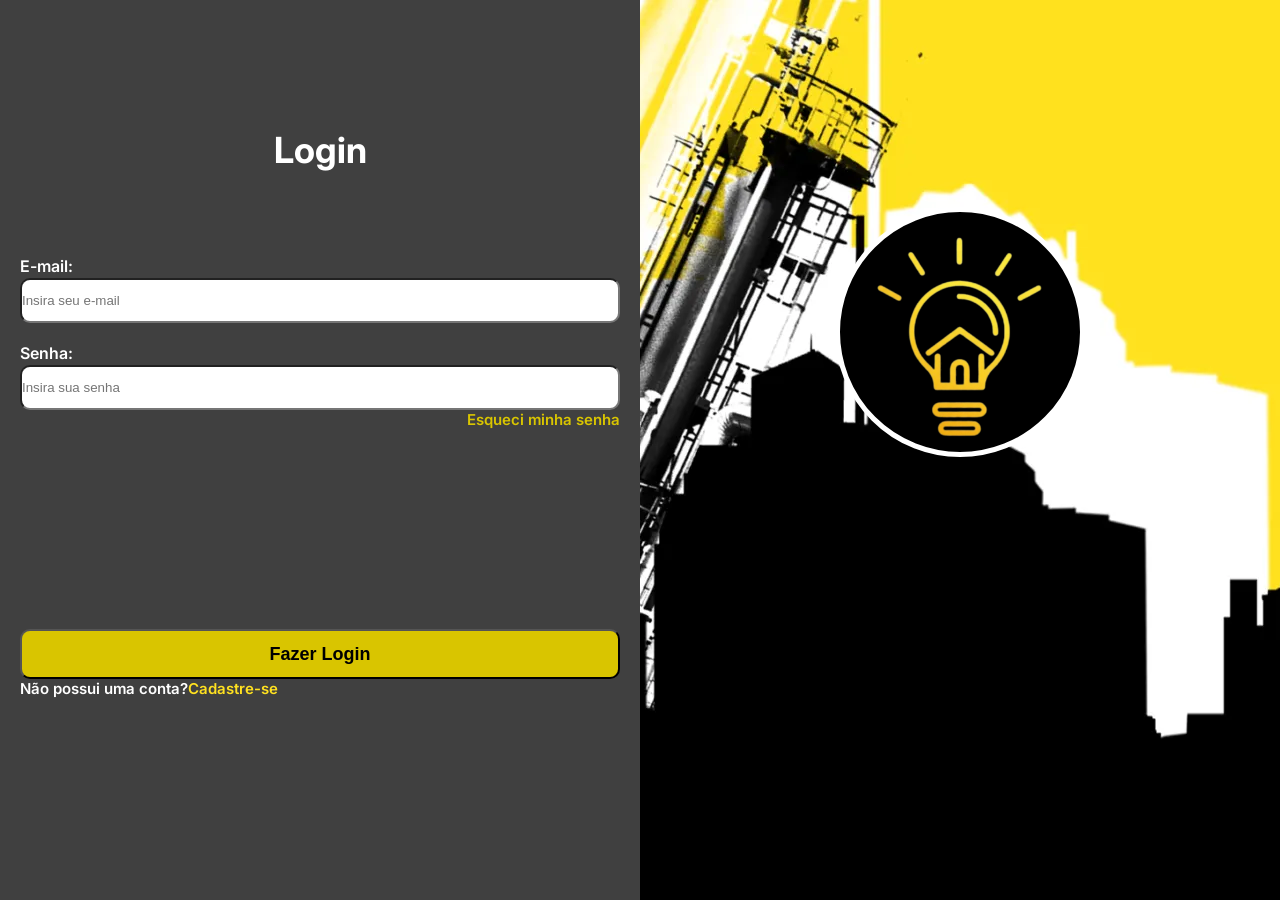
<file: index.html>
<!DOCTYPE html>
<html lang="pt-br">
<head>
    <meta charset="UTF-8">
    <meta name="viewport" content="width=device-width, initial-scale=1.0">
    <title>SmartControl - Login</title>
    <link rel="stylesheet" href="assets/css/style.css">
</head>
<body>
    
    <header class="cabecalho" id="cabecalho">
        
    </header>

    <main class="container">
        <div class="card2" id="login_info">
            <h1 id="text_login">Login</h1>
            <form method="get" action="dashboardnovo.html" class="login_items">
                <label for="email" class="etiquetas_login">E-mail:</label>
                <input type="email" class="inputs_login" name="email" id="email" placeholder="Insira seu e-mail" required>

                <label for="senha" class="etiquetas_login">Senha:</label>
                <input type="password" class="inputs_login" name="senha" id="senha" placeholder="Insira sua senha" minlength="8" required>
                <a href="senha1.html" id="esqueci_senha">Esqueci minha senha</a>
                <button type="submit" class="button_login"><b>Fazer Login</b></button>
                <div class="cadastro_redirect" id="cad_red">
                    <p>Não possui uma conta?</p>
                    <a href="cadastro.html" id="butt_cad_redirect">Cadastre-se</a>
                </div>
            </form>
        </div>
        <div class="card1" id="card1">
            <nav>
                
                <img src="assets/images/logosmartcontrol.png" alt="logo" id="logo_site">
            </nav>
        </div>
    </main>
</html>
</file>
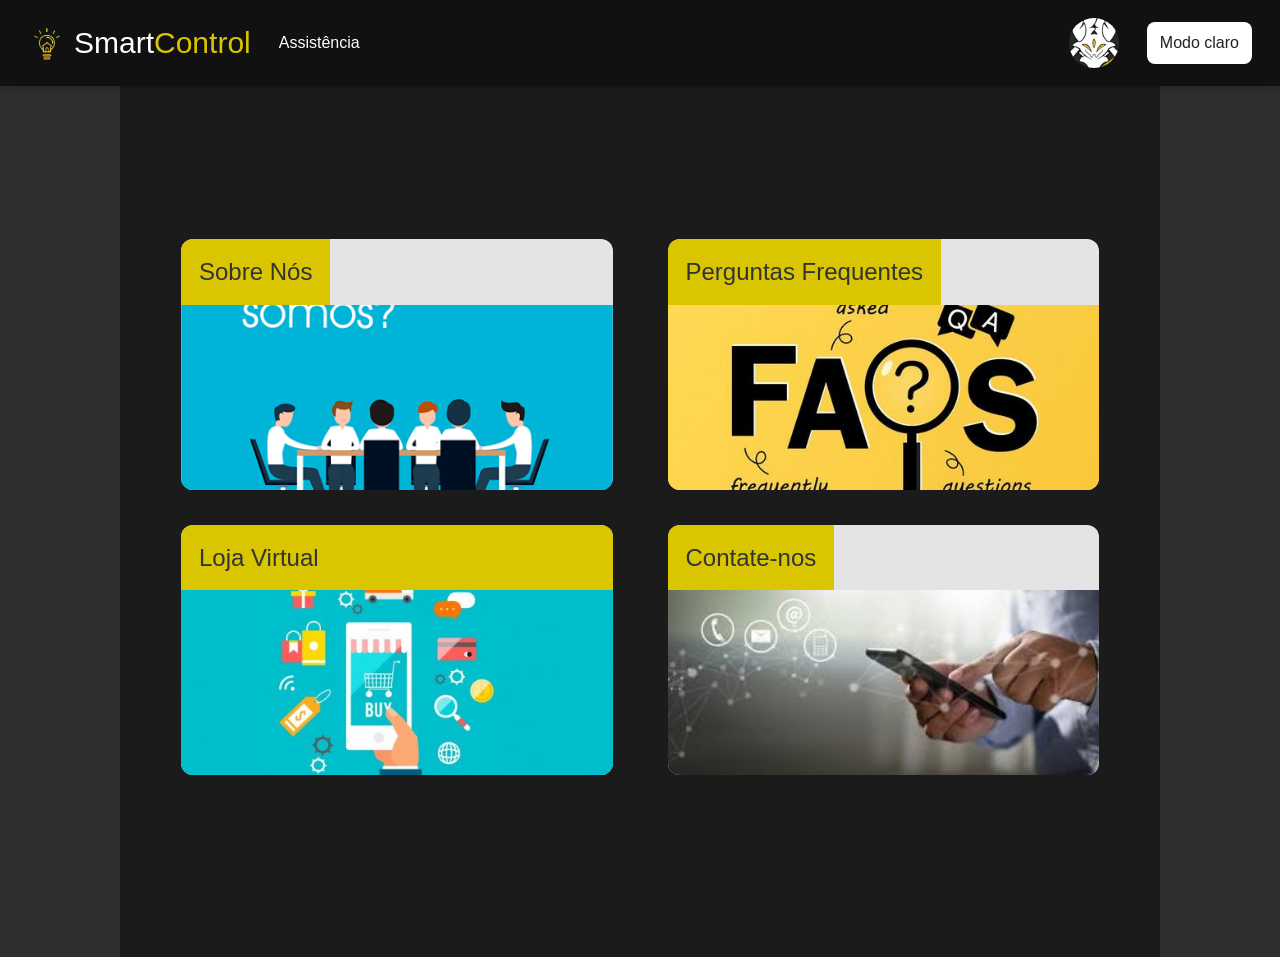
<file: assistencia.html>
<!DOCTYPE html>
<html lang="pt-br">

<head>
    <meta charset="utf-8">
    <meta content="width=device-width, initial-scale=1.0" name="viewport">
    <title>SmartControl - Assistência</title>
    <link href="assets/css/base.css" rel="stylesheet">
    <link href="assets/css/assistencia.css" rel="stylesheet">
</head>

<body class="pagina-nova">
    <main class="fundo-pagina">
        <header>
            <nav class="navbar">
                <div class="cabecalho">
                    <div class="smartcontrol-wrapper"><button class="nav-brand" id="smartcontrol-btn" type="button"><img
                                alt="Logo SmartControl" class="logo-smartcontrol"
                                src="assets/images/logosmartcontrol.png"><span>Smart<span
                                    class="amarelo">Control</span></span></button>
                        <div class="submenu menu-principal" id="menu_principal">
                            <ul>
                                <li><a class="menu-botao" href="dashboardnovo.html">Início</a></li>
                                <li><a class="menu-botao" href="dispositivos.html">Dispositivos</a></li>
                                <li><a class="menu-botao" href="conexoes.html">Conexões</a></li>
                                <li><a class="menu-botao" href="assistencia.html">Assistência</a></li>
                                <li><a class="menu-botao" href="#">Cenas</a></li>
                            </ul>
                        </div>
                    </div>
                    <div class="nav-link pagina-atual">Assistência</div>
                    <div class="profile-wrapper"><button class="avatar-button" id="avatar-btn" type="button"><img
                                alt="Foto de perfil" id="avatar" src="assets/images/profileimg.jpg"></button>
                        <div class="submenu menu-perfil" id="submenu_perfil">
                            <ul>
                                <li class="menu-info">Bem vindo(a), ZeroEsquerda</li>
                                <li><a class="menu-botao" href="perfil.html">Perfil</a></li>
                                <li><a class="menu-botao" href="configuracoes.html">Configurações</a></li>
                                <li><a class="menu-botao" href="index.html">Log Out</a></li>
                            </ul>
                        </div>
                    </div><button class="theme-toggle" id="theme-toggle" type="button">Modo escuro</button>
                </div>
            </nav>
        </header>
        <main class="tela tela-assistencia">
            <div class="grade-assistencia"><button class="card-assistencia" data-modal="modal_quem"
                    type="button"><span>Sobre Nós</span><img alt="Placeholder sobre nós"
                        src="assets/images/sobre-nos.png"></button><button class="card-assistencia"
                    data-modal="modal_faq" type="button"><span>Perguntas Frequentes</span><img
                        alt="Placeholder perguntas frequentes" src="assets/images/perguntas-frequentes.jpg"></button><a
                    class="card-assistencia" href="loja.html"><span>Loja Virtual</span><img alt="Placeholder loja"
                        src="assets/images/loja-virtual.jpg"></a><button class="card-assistencia"
                    data-modal="modal_contato" type="button"><span>Contate-nos</span><img alt="Placeholder contato"
                        src="assets/images/contate-nos.jpg"></button></div>
            <div class="modal-fundo" id="modal_quem">
                <div class="modal-card modal-assistencia"><button class="fechar-modal" type="button">×</button>
                    <h2>Sobre Nós</h2>
                    <h3>Quem somos:</h3>
                    <p>Somos uma empresa focada em automação residencial.</p>
                    <h3>O que buscamos:</h3>
                    <p>Buscamos praticidade e segurança para sua residência.</p>
                </div>
            </div>
            <div class="modal-fundo" id="modal_faq">
                <div class="modal-card modal-assistencia"><button class="fechar-modal" type="button">×</button>
                    <h2>Perguntas Frequentes</h2>
                    <h3>Como adiciono um dispositivo?</h3>
                    <p>Acesse a tela de Dispositivos e use a opção de adicionar aparelho.</p>
                    <h3>Posso personalizar a aparência?</h3>
                    <p>Sim. Acesse Configurações e depois Personalização.</p>
                </div>
            </div>
            <div class="modal-fundo" id="modal_contato">
                <div class="modal-card modal-assistencia"><button class="fechar-modal" type="button">×</button>
                    <h2>Contate-nos</h2>
                    <p>Email: SmartEmpresa@email.com</p>
                    <p>Telefone: +55 (32) 98699-6742</p>
                    <p>Horário Atendimento: das 07:00 às 18:00</p>
                </div>
            </div>
        </main>
        <script src="assets/JS/main.js"></script>
    </main>
</body>

</html>
</file>
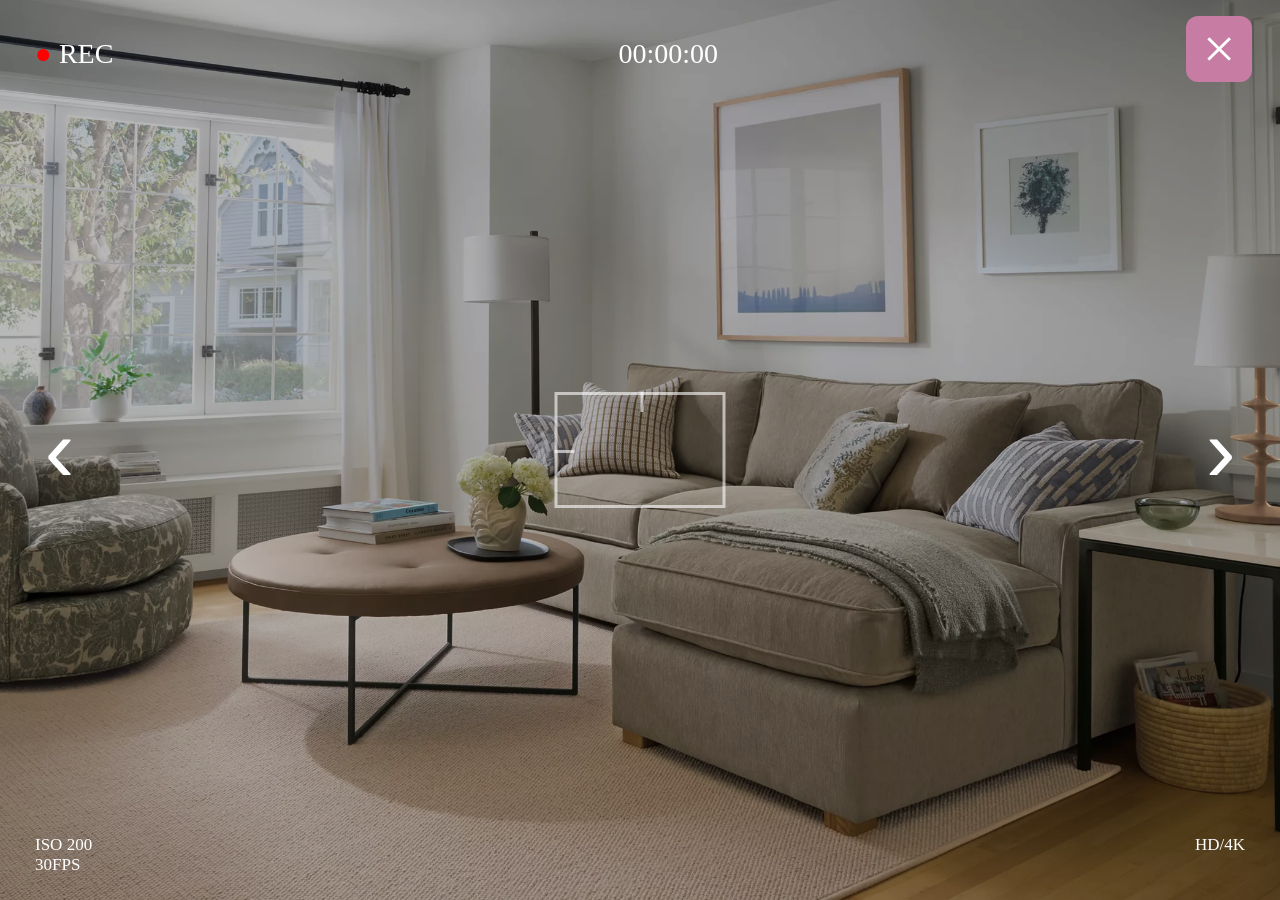
<file: camera.html>
<!DOCTYPE html>
<html lang="pt-br">

<head>
    <meta charset="utf-8">
    <meta content="width=device-width, initial-scale=1.0" name="viewport">
    <title>SmartControl - Câmera</title>
    <link href="assets/css/camera.css" rel="stylesheet">
</head>

<body class="pagina-camera">
    <main class="camera-interface"><a class="camera-fechar" href="dispositivos.html">×</a><button
            class="camera-seta camera-esquerda" id="seta_esquerda_camera" type="button">‹</button>
        <div class="camera-sobreposicao"><span class="camera-rec">● REC</span><span>00:00:00</span><span
                class="camera-bateria">▰</span></div>
        <div class="camera-mira"></div>
        <div class="camera-informacoes"><span>ISO 200<br>30FPS</span><span>HD/4K</span></div><button
            class="camera-seta camera-direita" id="seta_direita_camera" type="button">›</button>
    </main>
    <script src="assets/JS/main.js"></script>
</body>

</html>
</file>
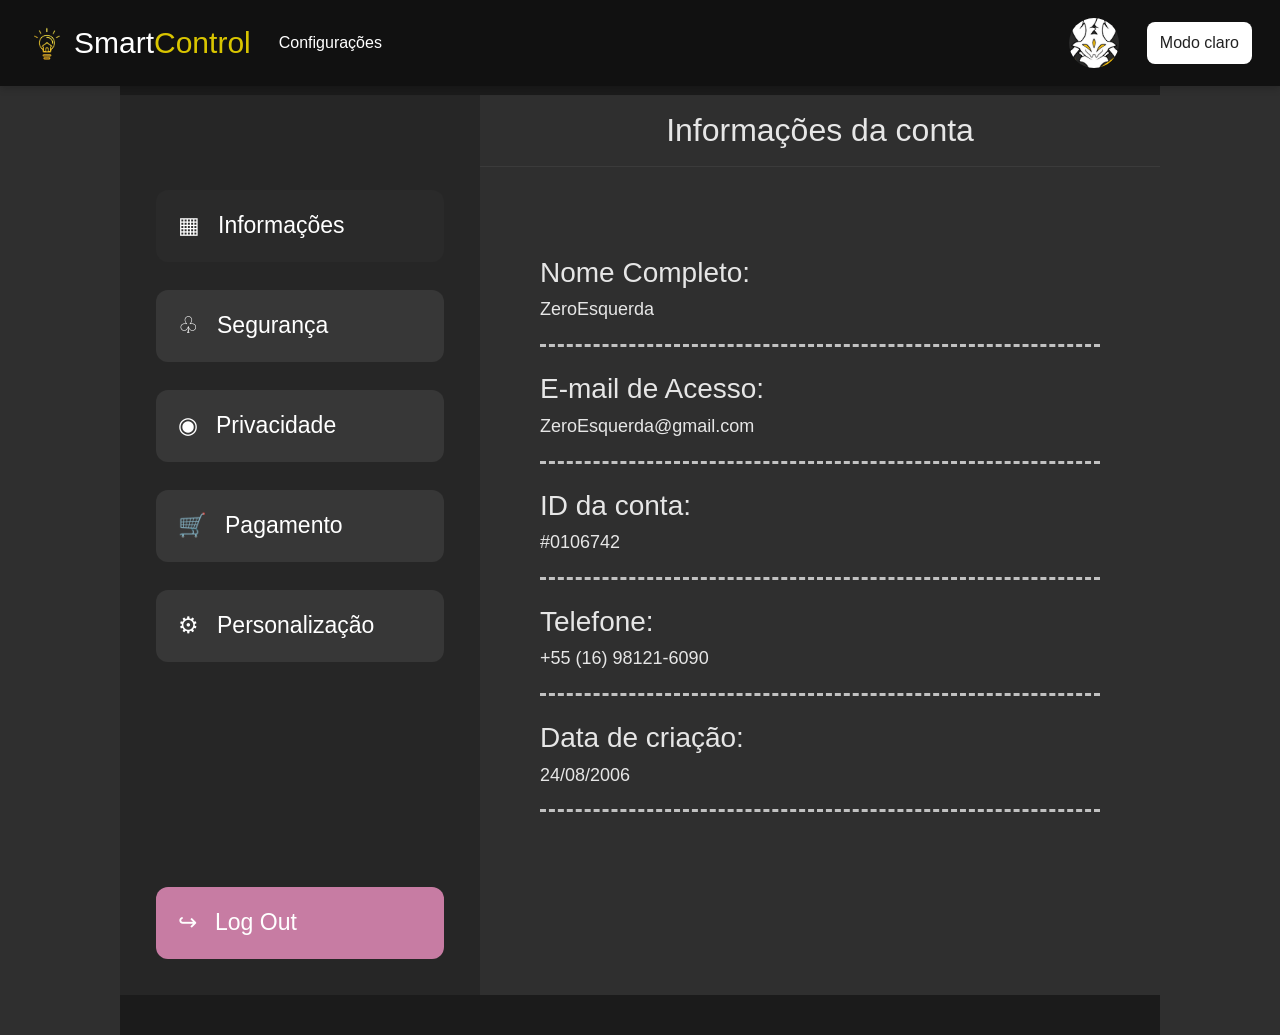
<file: configuracoes.html>
<!DOCTYPE html>
<html lang="pt-br">

<head>
    <meta charset="utf-8">
    <meta content="width=device-width, initial-scale=1.0" name="viewport">
    <title>SmartControl - Configurações</title>
    <link href="assets/css/base.css" rel="stylesheet">
    <link href="assets/css/configuracoes.css" rel="stylesheet">
</head>

<body class="pagina-nova pagina-configuracoes">
    <main class="fundo-pagina">
        <header>
            <nav class="navbar">
                <div class="cabecalho">
                    <div class="smartcontrol-wrapper"><button class="nav-brand" id="smartcontrol-btn" type="button"><img
                                alt="Logo SmartControl" class="logo-smartcontrol"
                                src="assets/images/logosmartcontrol.png"><span>Smart<span
                                    class="amarelo">Control</span></span></button>
                        <div class="submenu menu-principal" id="menu_principal">
                            <ul>
                                <li><a class="menu-botao" href="dashboardnovo.html">Início</a></li>
                                <li><a class="menu-botao" href="dispositivos.html">Dispositivos</a></li>
                                <li><a class="menu-botao" href="conexoes.html">Conexões</a></li>
                                <li><a class="menu-botao" href="assistencia.html">Assistência</a></li>
                                <li><a class="menu-botao" href="#">Cenas</a></li>
                            </ul>
                        </div>
                    </div>
                    <div class="nav-link pagina-atual">Configurações</div>
                    <div class="profile-wrapper"><button class="avatar-button" id="avatar-btn" type="button"><img
                                alt="Foto de perfil" id="avatar" src="assets/images/profileimg.jpg"></button>
                        <div class="submenu menu-perfil" id="submenu_perfil">
                            <ul>
                                <li class="menu-info">Bem vindo(a), ZeroEsquerda</li>
                                <li><a class="menu-botao" href="perfil.html">Perfil</a></li>
                                <li><a class="menu-botao" href="configuracoes.html">Configurações</a></li>
                                <li><a class="menu-botao" href="index.html">Log Out</a></li>
                            </ul>
                        </div>
                    </div><button class="theme-toggle" id="theme-toggle" type="button">Modo claro</button>
                </div>
            </nav>
        </header>
        <main class="tela tela-configuracoes-menu">
            <aside class="menu-configuracoes"><button class="botao-configuracao ativo" data-config="informacoes"
                    type="button">▦<span>Informações</span></button><button class="botao-configuracao"
                    data-config="seguranca" type="button">♧<span>Segurança</span></button><button
                    class="botao-configuracao" data-config="privacidade"
                    type="button">◉<span>Privacidade</span></button><button class="botao-configuracao"
                    data-config="pagamento" type="button">🛒<span>Pagamento</span></button><button
                    class="botao-configuracao" data-config="personalizacao"
                    type="button">⚙<span>Personalização</span></button><a class="botao-configuracao sair-configuracao"
                    href="index.html">↪<span>Log Out</span></a></aside>
            <section class="conteudo-configuracao">
                <div class="painel-configuracao ativo" id="config_informacoes">
                    <h1>Informações da conta</h1>
                    <div class="campo-config"><strong>Nome Completo:</strong><span>ZeroEsquerda</span></div>
                    <div class="campo-config"><strong>E-mail de Acesso:</strong><span>ZeroEsquerda@gmail.com</span>
                    </div>
                    <div class="campo-config"><strong>ID da conta:</strong><span>#0106742</span></div>
                    <div class="campo-config"><strong>Telefone:</strong><span>+55 (16) 98121-6090</span></div>
                    <div class="campo-config"><strong>Data de criação:</strong><span>24/08/2006</span></div>
                </div>
                <div class="painel-configuracao" id="config_seguranca">
                    <h1>Segurança</h1>
                    <p>Gerencie as opções de segurança da sua conta.</p><label class="interruptor"><input
                            type="checkbox"><span></span>Solicitar confirmação ao entrar em um novo
                        dispositivo</label><label class="interruptor"><input type="checkbox"><span></span>Notificar
                        alterações importantes da conta</label>
                </div>
                <div class="painel-configuracao" id="config_privacidade">
                    <h1>Privacidade</h1>
                    <p>Controle quais informações ficam visíveis para outras pessoas.</p><label
                        class="interruptor"><input type="checkbox"><span></span>Permitir que outros usuários visualizem
                        os dados do seu perfil</label><label class="interruptor"><input
                            type="checkbox"><span></span>Aceitar convites de projetos automaticamente</label>
                </div>
                <div class="painel-configuracao" id="config_pagamento">
                    <h1>Pagamento</h1>
                    <p>As informações de pagamento aparecerão aqui.</p>
                    <div class="aviso-config">Nenhum método de pagamento cadastrado.</div>
                </div>
                <div class="painel-configuracao" id="config_personalizacao">
                    <h1>Personalização</h1>
                    <p>Use o botão no topo para alternar entre modo claro e modo escuro.</p>
                </div>
            </section>
        </main>
        <script src="assets/JS/main.js"></script>
    </main>
</body>

</html>
</file>
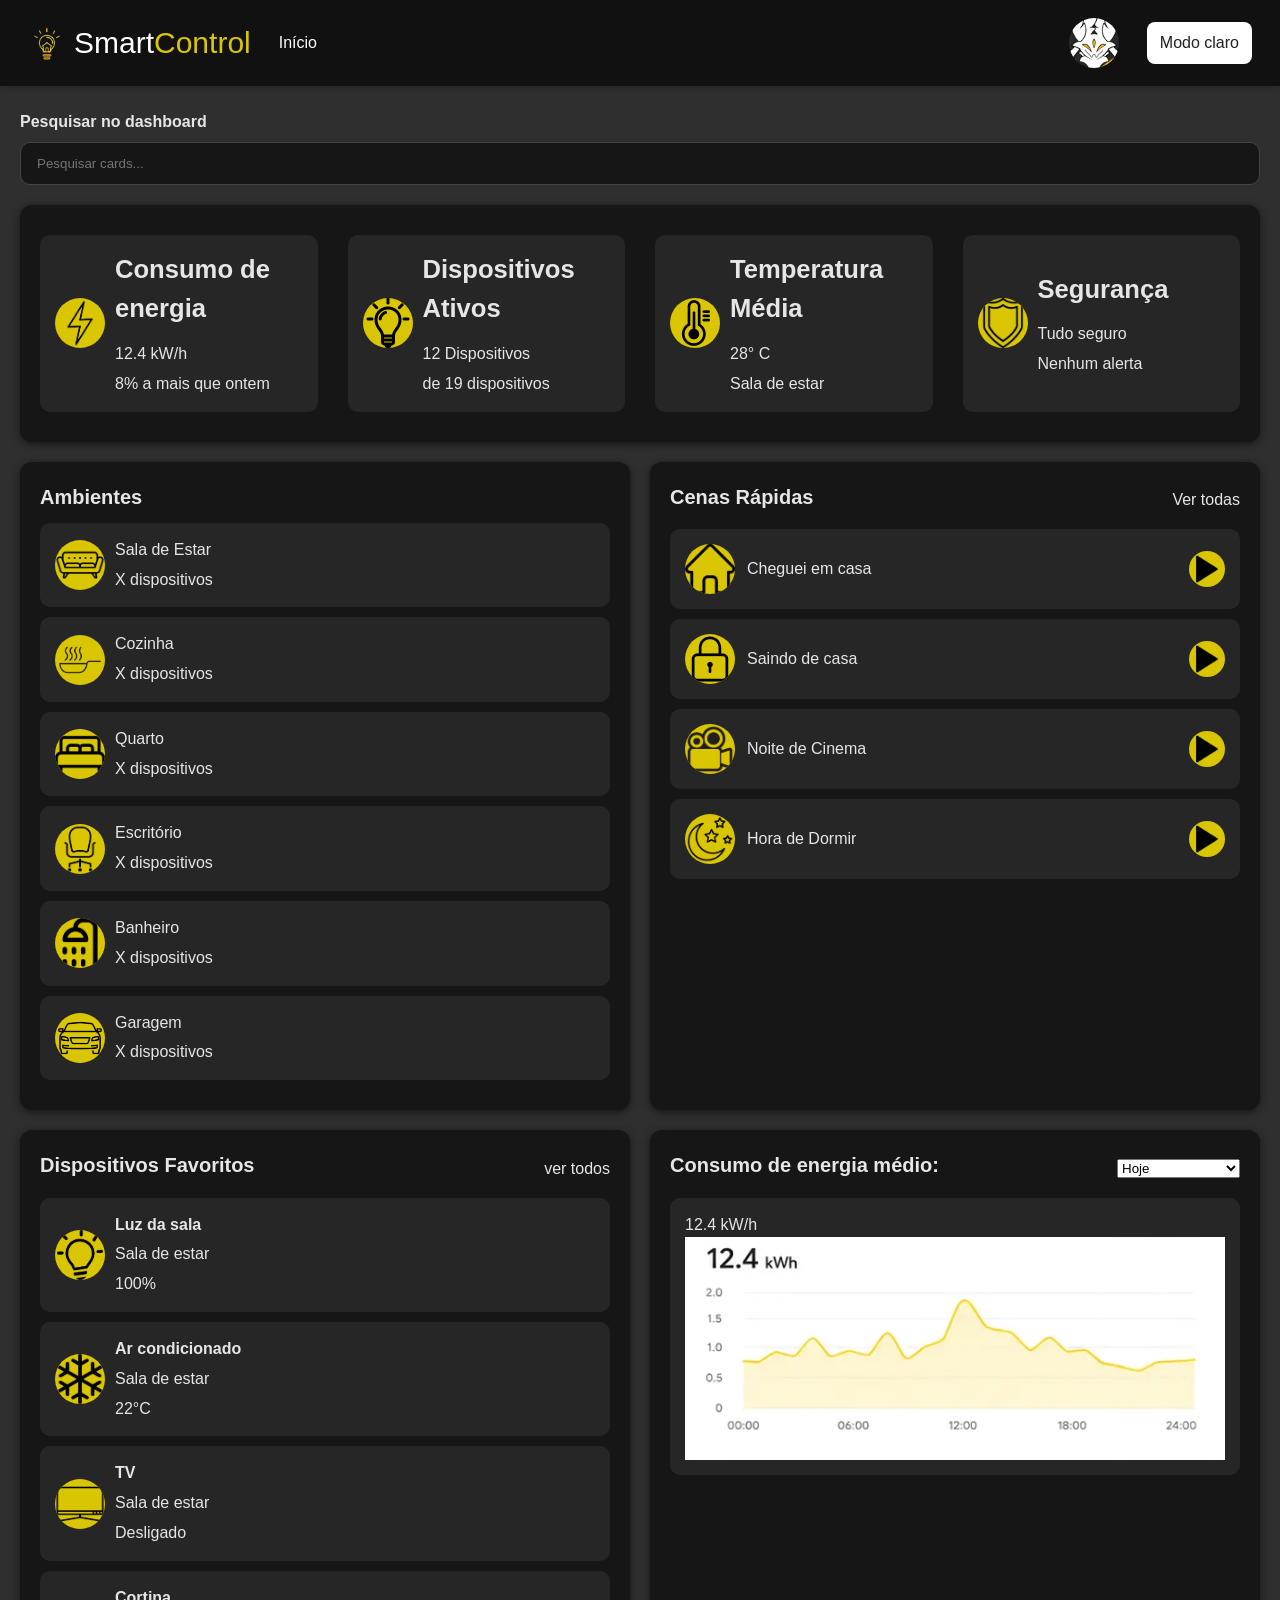
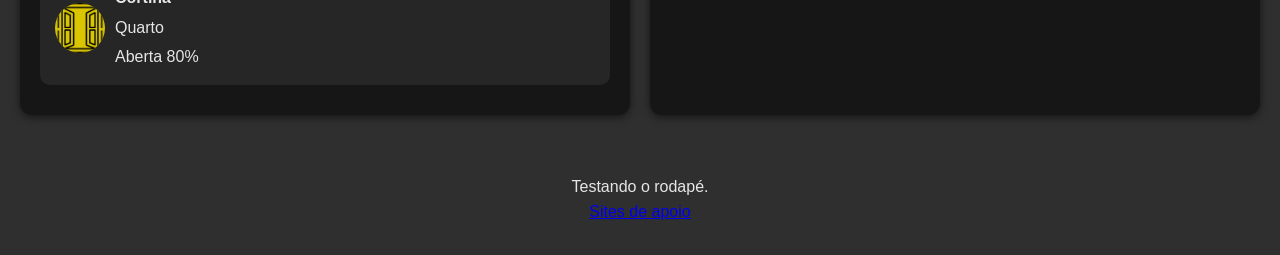
<file: dashboardnovo.html>
<!DOCTYPE html>
<html lang="pt-br">
<head>
    <meta charset="UTF-8">
    <meta name="viewport" content="width=device-width, initial-scale=1.0">
    <title>SmartControl - Dashboard</title>
    
<link rel="stylesheet" href="assets/css/base.css">
<link rel="stylesheet" href="assets/css/dashboard.css">
</head>

<body>

    <header>
    <nav class="navbar">
        <div class="cabecalho">
            <div class="smartcontrol-wrapper">
                <button class="nav-brand" id="smartcontrol-btn" type="button">
                    <img src="assets/images/logosmartcontrol.png" alt="Logo SmartControl" class="logo-smartcontrol">
                    <span>Smart<span class="amarelo">Control</span></span>
                </button>
                <div class="submenu menu-principal" id="menu_principal">
                    <ul>
                        <li><a class="menu-botao" href="dashboardnovo.html">Início</a></li>
                        <li><a class="menu-botao" href="dispositivos.html">Dispositivos</a></li>
                        <li><a class="menu-botao" href="conexoes.html">Conexões</a></li>
                        <li><a class="menu-botao" href="assistencia.html">Assistência</a></li>
                        <li><a class="menu-botao" href="#">Cenas</a></li>
                    </ul>
                </div>
            </div>
            <div class="nav-link pagina-atual">Início</div>
            <div class="profile-wrapper">
                <button class="avatar-button" id="avatar-btn" type="button">
                    <img src="assets/images/profileimg.jpg" alt="Foto de perfil" id="avatar">
                </button>
                <div class="submenu menu-perfil" id="submenu_perfil">
                    <ul>
                        <li>Bem vindo(a), ZeroEsquerda</li>
                        <li><a class="menu-botao" href="perfil.html">Perfil</a></li>
                        <li><a class="menu-botao" href="configuracoes.html">Configurações</a></li>
                        <li><a class="menu-botao" href="index.html">Log Out</a></li>
                    </ul>
                </div>
            </div>
            <button id="theme-toggle" class="theme-toggle" type="button">Modo escuro</button>
        </div>
    </nav>
</header>

    <main class="container">
        <div class="search-container">
            <label for="card-search">Pesquisar no dashboard</label>
            <input type="search" id="card-search" placeholder="Pesquisar cards..." autocomplete="off">
        </div>

        <div class="cardsheet" id="cardsheet_cabeca">
            <div class="cards" id="card_consumo">
                    <img src="assets/images/icone_raio.png" alt="icon1" class="images" id="icone_consumo">
                <div class="cardinfo" id="info_consumo">
                    <h2 class="infos">Consumo de energia</h2>
                    <p class="infos">12.4 kW/h</p>
                    <p class="infos">8% a mais que ontem</p>
                </div>
            </div>

            <div class="cards" id="card_dispositivos">
                <img src="assets/images/icone_lampada1.png" alt="icon1" class="images" id="icone_dispositivos">
                <div class="cardinfo" id="info_dispositivos">
                    <h2>Dispositivos Ativos</h2>
                    <p class="infos">12 Dispositivos</p>
                    <p class="infos">de 19 dispositivos</p>
                </div>
            </div>

            <div class="cards" id="cardtemp">
                <img src="assets/images/icone_termo.png" alt="icon1" class="images" id="icone_temperatura">
                <div class="cardinfo" id="info_temp">
                    <h2>Temperatura Média</h2>
                    <p class="infos">28° C</p>
                    <p class="infos">Sala de estar</p>
                </div>
            </div>

            <div class="cards" id="card_seguranca">
                <img src="assets/images/icone_escudo.png" alt="icon1" class="images" id="icone_seguranca">
                <div class="cardinfo" id="info_seguranca">
                    <h2>Segurança</h2>
                    <p class="infos">Tudo seguro</p>
                    <p class="infos">Nenhum alerta</p>
                </div>
            </div>
        </div>

        <div class="cardsheet" id="cardsheet_ambientes">
            <div id="titulo_ambientes"><h3>Ambientes</h3></div>

            <div class="cards" id="cardsala">
                <img src="assets/images/icone_sofa.png" alt="icon1" class="images" id="icone_sala">
                <div class="cardinfo" id="infosala">
                    <p>Sala de Estar</p>
                    <p>X dispositivos</p>
                </div>
            </div>

            <div class="cards" id="cardcozinha">
                <img src="assets/images/icone_panela.png" alt="icon1" class="images" id="icone_cozinha">
                <div class="cardinfo" id="info_cozinha">
                    <p>Cozinha</p>
                    <p>X dispositivos</p>
                </div>
            </div>

            <div class="cards" id="cardquarto">
                <img src="assets/images/icone_cama.png" alt="icon1" class="images" id="icone_quarto">
                <div class="cardinfo" id="info_quarto">
                    <p>Quarto</p>
                    <p>X dispositivos</p>
                </div>
            </div>

            <div class="cards" id="cardescritorio">
                <img src="assets/images/icone_cadeira.png" alt="icon1" class="images" id="icone_escritorio">
                <div class="cardinfo" id="info_garagem">
                    <p>Escritório</p>
                    <p>X dispositivos</p>
                </div>
            </div>

            <div class="cards" id="cardbanheiro">
                <img src="assets/images/icone_chuveiro.png" alt="icon1" class="images" id="icone_banheiro">
                <div class="cardinfo" id="info_banheiro">
                    <p>Banheiro</p>
                    <p>X dispositivos</p>
                </div>
            </div>

            <div class="cards" id="cardgaragem">
                <img src="assets/images/icone_carro.png" alt="icon1" class="images" id="icone_garagem">
                <div class="cardinfo" id="info_garagem">
                    <p>Garagem</p>
                    <p>X dispositivos</p>
                </div>
            </div>

            </div>
        </div>
        <div class="cardsheet" id="cardsheet_cenas">
            <div class="titulo_cenas">
                <h3>Cenas Rápidas</h3>
                <p>Ver todas</p>
            </div>

            <div class="cards2" id="chegandocasa">
                <img src="assets/images/iconecasa.png" alt="icon1" class="images" id="cena_chegar">
                <p>Cheguei em casa</p>
                <div class="playbutton">
                    <img src="assets/images/iconeplay.png" alt="icon1" class="images" id="playbutton">
                </div>
            </div>

            <div class="cards2" id="saindocasa">
                <img src="assets/images/iconecadeado.png" alt="icon1" class="images" id="cena_sair">
                <p>Saindo de casa</p>
                <div class="playbutton">
                    <img src="assets/images/iconeplay.png" alt="icon1" class="images" id="playbutton2">
                </div>
            </div>

            <div class="cards2" id="noiecinema">
                <img src="assets/images/iconecamera.png" alt="icon1" class="images" id="cena_cinema">
                <p>Noite de Cinema</p>
                <div class="playbutton">
                    <img src="assets/images/iconeplay.png" alt="icon1" class="images" id="playbutton3">
                </div>
            </div>

            <div class="cards2" id="horamimir">
                <img src="assets/images/iconelua.png" alt="icon1" class="images" id="cena_dormir">
                <p>Hora de Dormir</p>
                <div class="playbutton">
                    <img src="assets/images/iconeplay.png" alt="icon1" class="images" id="playbutton4">
                </div>
            </div>
        </div>

        <div class="cardsheet" id="cardsheet_favs">
            <div class="titulo_dispos">
                <h3>Dispositivos Favoritos</h3>
                <p>ver todos</p>
            </div>

            <div class="cards" id="fav_luzsala">
                <img src="assets/images/icone_lampada2.png" alt="icon1" class="images" id="icone_luzsala">
                <div class="cardinfo" id="infoquarto">
                    <p><b>Luz da sala</b></p>
                    <p>Sala de estar</p>
                    <p>100%</p>
                </div>
            </div>

            <div class="cards" id="fav_ar">
                <img src="assets/images/icone_neve.png" alt="icon1" class="images" id="icone_ar">
                <div class="cardinfo" id="infogaragem">
                    <p><b>Ar condicionado</b></p>
                    <p>Sala de estar</p>
                    <p>22°C</p>
                </div>
            </div>

            <div class="cards" id="fav_tv">
                <img src="assets/images/icone_tv.png" alt="icon1" class="images" id="icone_tv">
                <div class="cardinfo" id="card9">
                    <p><b>TV</b></p>
                    <p>Sala de estar</p>
                    <p>Desligado</p>
                </div>
            </div>

            <div class="cards" id="fav_cortina">
                <img src="assets/images/icone_janela.png" alt="icon1" class="images" id="icone_cortina">
                <div class="cardinfo" id="info_cortina">
                    <p><b>Cortina</b></p>
                    <p>Quarto</p>
                    <p>Aberta 80%</p>
                </div>
            </div>
        </div>

        <div class="cardsheet" id="cardsheet_consumo">
            <div class="titulo_consumo">
                <label for="classificacao"><h3>Consumo de energia médio:</h3></label>
                <select name="classificacao" id="classificacao">
                    <option value="" selected>Hoje</option>
                    <option value="tecnico">Semanal</option>
                    <option value="cliente">Mensal</option>
                    <option value="admin">Todos os tempos</option>
                </select>
            </div>
            <div class="cards" id="seila">
                <div id="content">
                    <p>12.4 kW/h</p>
                    <img src="assets/images/grafico.png" alt="icon1" class="graf" id="grafico_consumo">
                </div>
            </div>
        </div>
    </main>

    <footer>
        <p>Testando o rodapé.</p>
        <a href="https://pedrotech.com.br/pedrolandia/">Sites de apoio</a>

    </footer>
    <script src="assets/JS/main.js"></script>
</body>
</html>
</file>
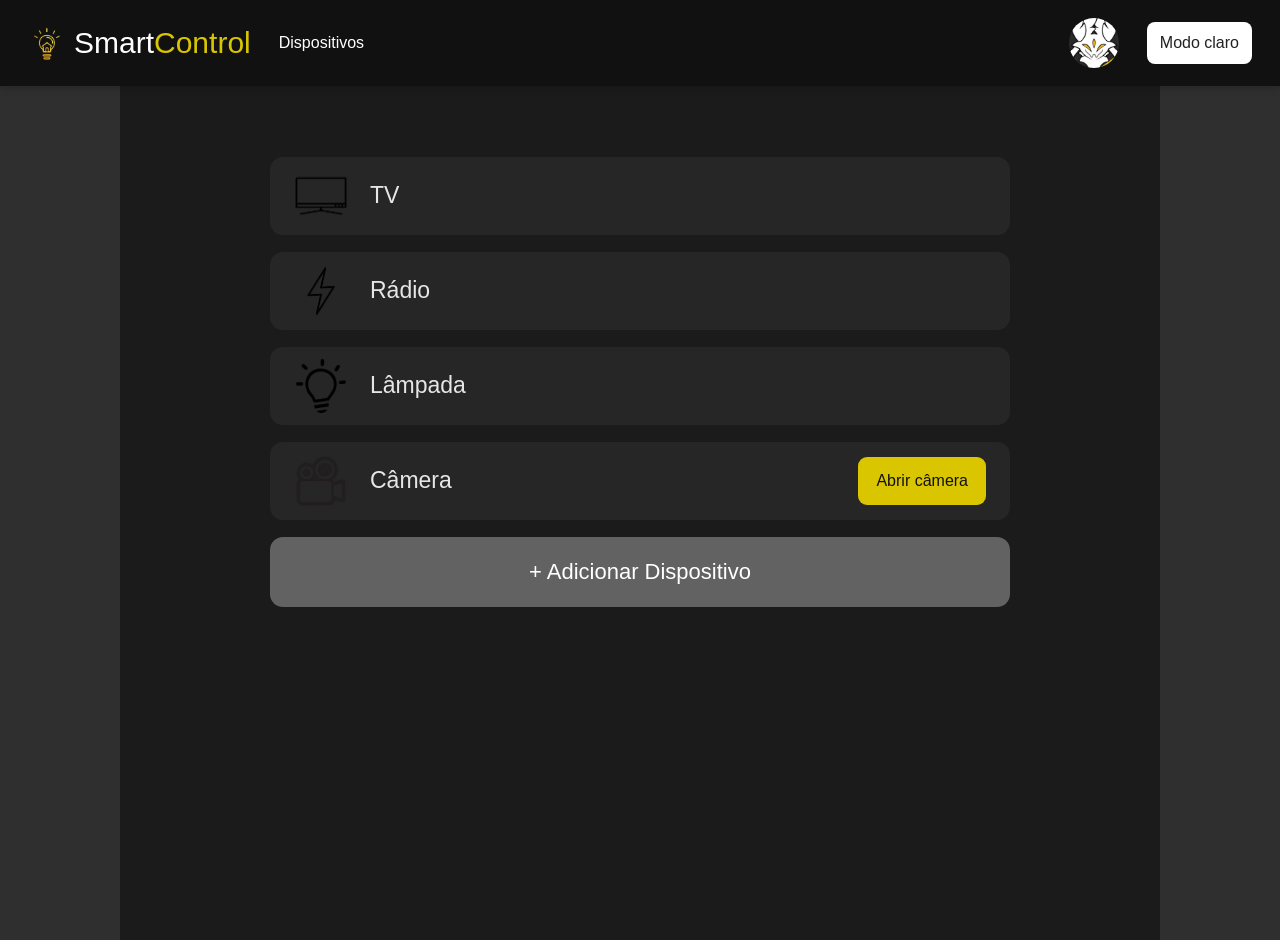
<file: dispositivos.html>
<!DOCTYPE html>
<html lang="pt-br">

<head>
    <meta charset="UTF-8">
    <meta name="viewport" content="width=device-width, initial-scale=1.0">
    <title>SmartControl - Dispositivos</title>
    <link rel="stylesheet" href="assets/css/base.css">
    <link rel="stylesheet" href="assets/css/dispositivos.css">
</head>

<body class="pagina-nova">
    <main class="fundo-pagina">
        <header>
            <nav class="navbar">
                <div class="cabecalho">
                    <div class="smartcontrol-wrapper"><button class="nav-brand" id="smartcontrol-btn" type="button"><img
                                src="assets/images/logosmartcontrol.png" alt="Logo SmartControl"
                                class="logo-smartcontrol"><span>Smart<span
                                    class="amarelo">Control</span></span></button>
                        <div class="submenu menu-principal" id="menu_principal">
                            <ul>
                                <li><a class="menu-botao" href="dashboardnovo.html">Início</a></li>
                                <li><a class="menu-botao" href="dispositivos.html">Dispositivos</a></li>
                                <li><a class="menu-botao" href="conexoes.html">Conexões</a></li>
                                <li><a class="menu-botao" href="assistencia.html">Assistência</a></li>
                                <li><a class="menu-botao" href="#">Cenas</a></li>
                            </ul>
                        </div>
                    </div>
                    <div class="nav-link pagina-atual">Dispositivos</div>
                    <div class="profile-wrapper"><button class="avatar-button" id="avatar-btn" type="button"><img
                                src="assets/images/profileimg.jpg" alt="Foto de perfil" id="avatar"></button>
                        <div class="submenu menu-perfil" id="submenu_perfil">
                            <ul>
                                <li class="menu-info">Bem vindo(a), ZeroEsquerda</li>
                                <li><a class="menu-botao" href="perfil.html">Perfil</a></li>
                                <li><a class="menu-botao" href="configuracoes.html">Configurações</a></li>
                                <li><a class="menu-botao" href="index.html">Log Out</a></li>
                            </ul>
                        </div>
                    </div><button id="theme-toggle" class="theme-toggle" type="button">Modo escuro</button>
                </div>
            </nav>
        </header>
        <main class="tela tela-dispositivos">
            <div class="lista-dispositivos">
                <div class="dispositivo-item"><img src="assets/images/icone_tv.png" alt="TV"><span>TV</span></div>
                <div class="dispositivo-item"><img src="assets/images/icone_raio.png" alt="Rádio"><span>Rádio</span>
                </div>
                <div class="dispositivo-item"><img src="assets/images/icone_lampada2.png"
                        alt="Lâmpada"><span>Lâmpada</span></div>
                <div class="dispositivo-item"><img src="assets/images/iconecamera.png"
                        alt="Câmera"><span>Câmera</span><a class="botao botao-camera" href="camera.html">Abrir
                        câmera</a></div><button class="adicionar-dispositivo" type="button">+ Adicionar
                    Dispositivo</button>
            </div>
        </main>
        <script src="assets/JS/main.js"></script>
    </main>
</body>

</html>
</file>
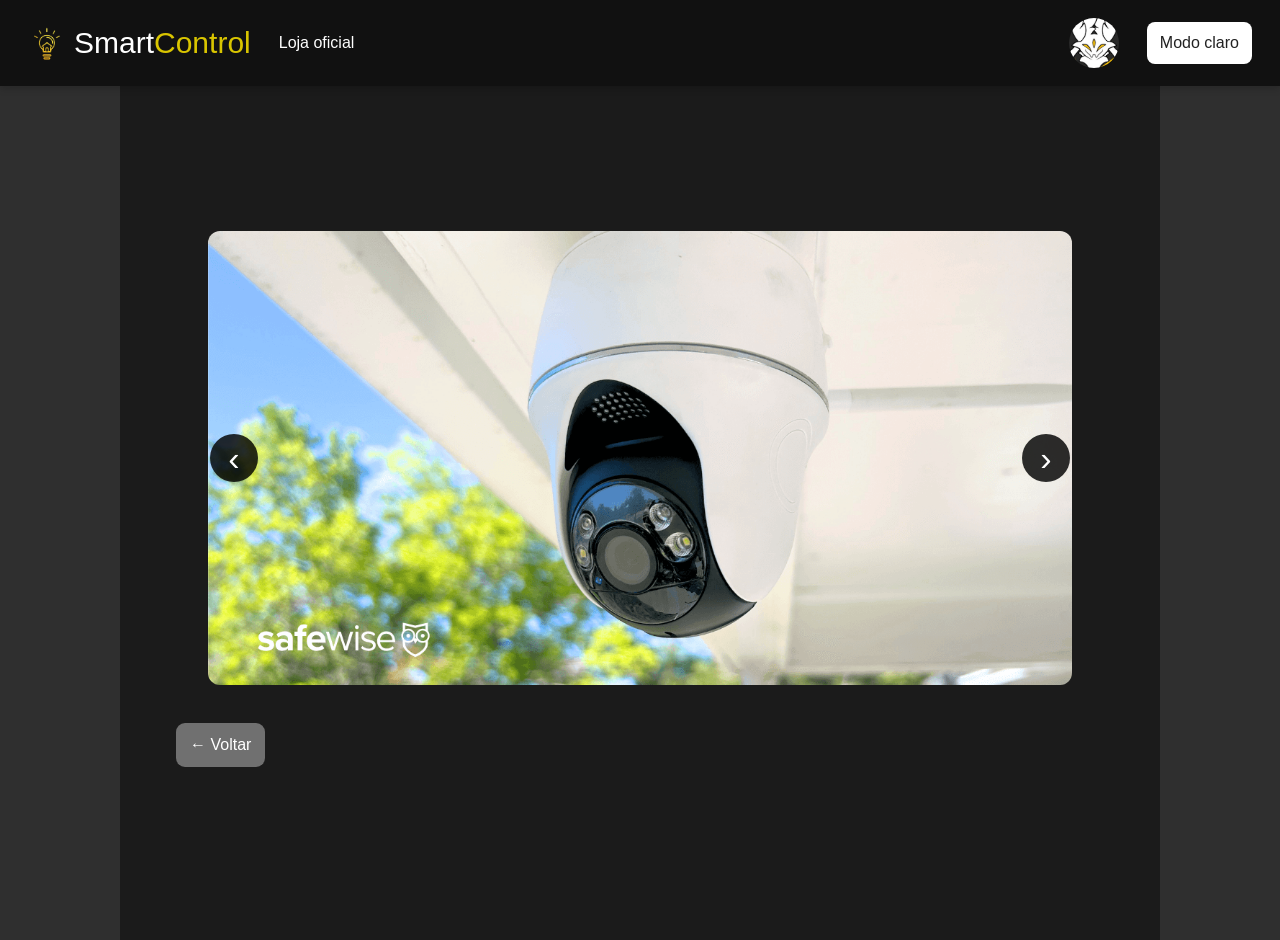
<file: loja.html>
<!DOCTYPE html>
<html lang="pt-br">

<head>
    <meta charset="utf-8">
    <meta content="width=device-width, initial-scale=1.0" name="viewport">
    <title>SmartControl - Loja oficial</title>
    <link href="assets/css/base.css" rel="stylesheet">
    <link href="assets/css/loja.css" rel="stylesheet">
</head>

<body class="pagina-nova">
    <main class="fundo-pagina">
        <header>
            <nav class="navbar">
                <div class="cabecalho">
                    <div class="smartcontrol-wrapper"><button class="nav-brand" id="smartcontrol-btn" type="button"><img
                                alt="Logo SmartControl" class="logo-smartcontrol"
                                src="assets/images/logosmartcontrol.png"><span>Smart<span
                                    class="amarelo">Control</span></span></button>
                        <div class="submenu menu-principal" id="menu_principal">
                            <ul>
                                <li><a class="menu-botao" href="dashboardnovo.html">Início</a></li>
                                <li><a class="menu-botao" href="dispositivos.html">Dispositivos</a></li>
                                <li><a class="menu-botao" href="conexoes.html">Conexões</a></li>
                                <li><a class="menu-botao" href="assistencia.html">Assistência</a></li>
                                <li><a class="menu-botao" href="#">Cenas</a></li>
                            </ul>
                        </div>
                    </div>
                    <div class="nav-link pagina-atual">Loja oficial</div>
                    <div class="profile-wrapper"><button class="avatar-button" id="avatar-btn" type="button"><img
                                alt="Foto de perfil" id="avatar" src="assets/images/profileimg.jpg"></button>
                        <div class="submenu menu-perfil" id="submenu_perfil">
                            <ul>
                                <li class="menu-info">Bem vindo(a), ZeroEsquerda</li>
                                <li><a class="menu-botao" href="perfil.html">Perfil</a></li>
                                <li><a class="menu-botao" href="configuracoes.html">Configurações</a></li>
                                <li><a class="menu-botao" href="index.html">Log Out</a></li>
                            </ul>
                        </div>
                    </div><button class="theme-toggle" id="theme-toggle" type="button">Modo escuro</button>
                </div>
            </nav>
        </header>
        <main class="tela tela-loja">
            <div class="carrossel carrossel-loja"><button class="seta seta-esquerda" id="seta_esquerda_loja"
                    type="button">‹</button><img alt="Camera Segurança" class="imagem-carrossel" id="imagem_loja"
                    src="assets/images/camera-seguranca.png"><button class="seta seta-direita" id="seta_direita_loja"
                    type="button">›</button></div><a class="botao botao-voltar" href="assistencia.html">← Voltar</a>
        </main>
        <script src="assets/JS/main.js"></script>
    </main>
</body>

</html>
</file>
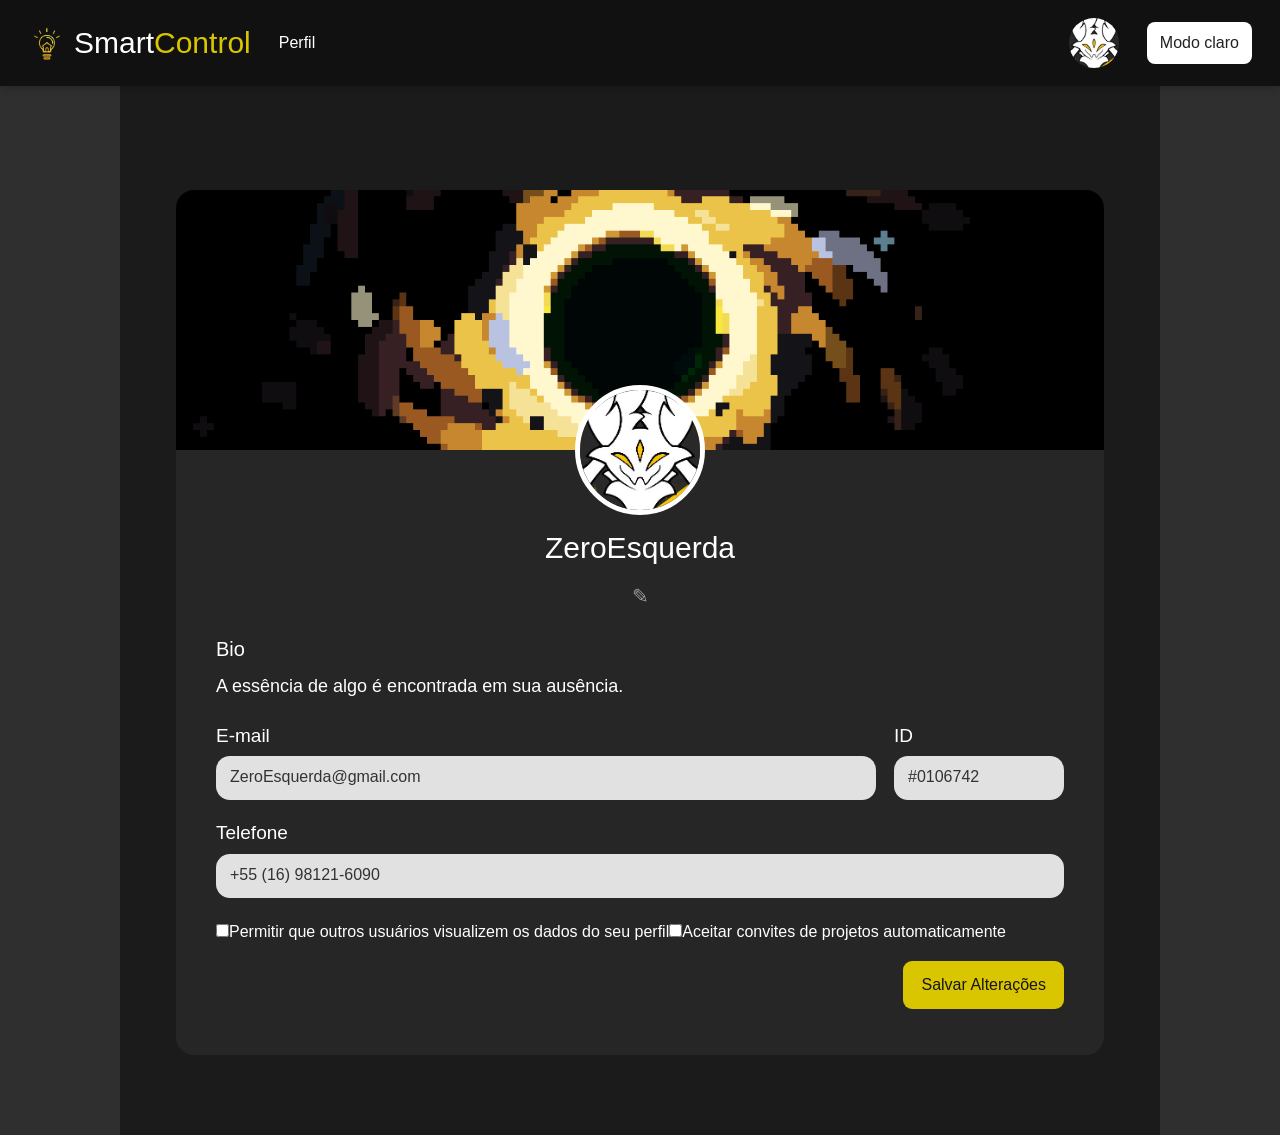
<file: perfil.html>
<!DOCTYPE html>
<html lang="pt-br">

<head>
    <meta charset="utf-8">
    <meta content="width=device-width, initial-scale=1.0" name="viewport">
    <title>SmartControl - Perfil</title>
    <link href="assets/css/base.css" rel="stylesheet">
    <link href="assets/css/perfil.css" rel="stylesheet">
</head>

<body class="pagina-nova pagina-perfil">
    <main class="fundo-pagina">
        <header>
            <nav class="navbar">
                <div class="cabecalho">
                    <div class="smartcontrol-wrapper"><button class="nav-brand" id="smartcontrol-btn" type="button"><img
                                alt="Logo SmartControl" class="logo-smartcontrol"
                                src="assets/images/logosmartcontrol.png"><span>Smart<span
                                    class="amarelo">Control</span></span></button>
                        <div class="submenu menu-principal" id="menu_principal">
                            <ul>
                                <li><a class="menu-botao" href="dashboardnovo.html">Início</a></li>
                                <li><a class="menu-botao" href="dispositivos.html">Dispositivos</a></li>
                                <li><a class="menu-botao" href="conexoes.html">Conexões</a></li>
                                <li><a class="menu-botao" href="assistencia.html">Assistência</a></li>
                                <li><a class="menu-botao" href="#">Cenas</a></li>
                            </ul>
                        </div>
                    </div>
                    <div class="nav-link pagina-atual">Perfil</div>
                    <div class="profile-wrapper"><button class="avatar-button" id="avatar-btn" type="button"><img
                                alt="Foto de perfil" id="avatar" src="assets/images/profileimg.jpg"></button>
                        <div class="submenu menu-perfil" id="submenu_perfil">
                            <ul>
                                <li class="menu-info">Bem vindo(a), ZeroEsquerda</li>
                                <li><a class="menu-botao" href="perfil.html">Perfil</a></li>
                                <li><a class="menu-botao" href="configuracoes.html">Configurações</a></li>
                                <li><a class="menu-botao" href="index.html">Log Out</a></li>
                            </ul>
                        </div>
                    </div><button class="theme-toggle" id="theme-toggle" type="button">Modo claro</button>
                </div>
            </nav>
        </header>
        <main class="tela perfil-tela">
            <section class="cartao-perfil">
                <div class="banner-perfil-pagina"><img alt="Banner placeholder" src="assets/images/fundo-diego.gif">
                </div>
                <div class="corpo-perfil-pagina">
                    <div class="foto-perfil-pagina"><img alt="Foto de perfil" src="assets/images/profileimg.jpg"></div>
                    <h1>ZeroEsquerda</h1><span class="editar-perfil">✎</span>
                    <h2>Bio</h2>
                    <p>A essência de algo é encontrada em sua ausência.</p>
                    <div class="dados-perfil-grid">
                        <div><label>E-mail</label>
                            <div class="campo-perfil">ZeroEsquerda@gmail.com</div>
                        </div>
                        <div><label>ID</label>
                            <div class="campo-perfil">#0106742</div>
                        </div>
                        <div><label>Telefone</label>
                            <div class="campo-perfil campo-largo">+55 (16) 98121-6090</div>
                        </div>
                    </div><label class="interruptor"><input type="checkbox"><span></span>Permitir que outros usuários
                        visualizem os dados do seu perfil</label><label class="interruptor"><input
                            type="checkbox"><span></span>Aceitar convites de projetos automaticamente</label><button
                        class="botao botao-amarelo salvar-perfil" type="button">Salvar Alterações</button>
                </div>
            </section>
        </main>
        <script src="assets/JS/main.js"></script>
    </main>
</body>

</html>
</file>
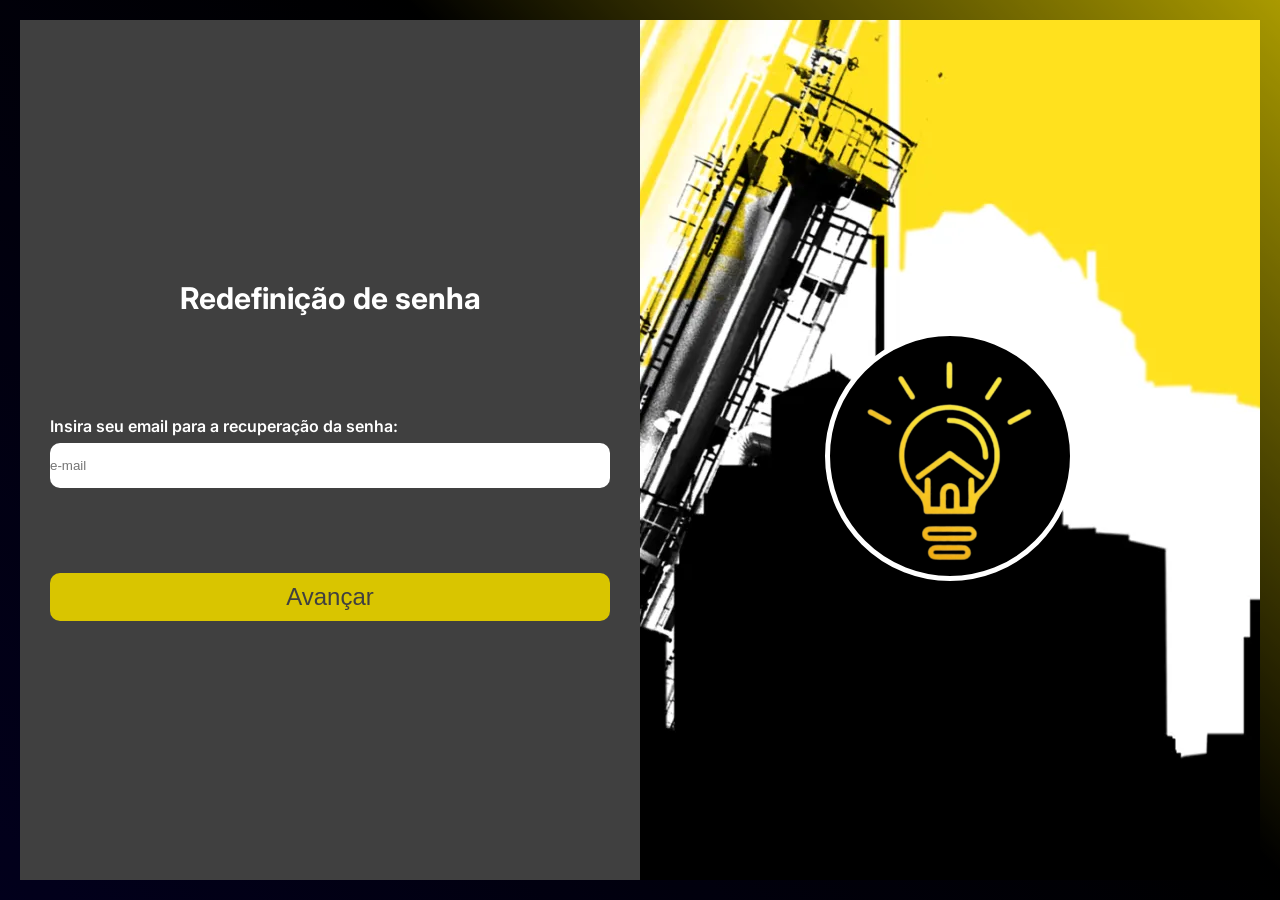
<file: senha1.html>
<!DOCTYPE html>
<html lang="pt-br">

<head>
    <meta charset="utf-8">
    <meta content="width=device-width, initial-scale=1.0" name="viewport">
    <title>Recuperar senha</title>
    <link href="assets/css/style_red.css" rel="stylesheet">
</head>

<body>
    <main class="fundo-pagina">
        <div class="fundo-conteudo">
            <div class="container">
                <div class="cards" id="card2">
                    <h1 id="text_red1">Redefinição de senha</h1>
                    <form action="senha2.html" class="items_red_senha" method="get"><label class="etiquetas"
                            for="email">Insira seu email para a recuperação da senha:</label><input class="inputs"
                            name="email" placeholder="e-mail" required="" type="email"><button id="butt_validar_email"
                            type="submit">Avançar</button></form>
                </div>
                <div class="cards" id="card1">
                    <nav><img alt="logo" id="logo_site" src="assets/images/logosmartcontrol.png"></nav>
                </div>
            </div>
        </div>
    </main>
</body>

</html>
</file>
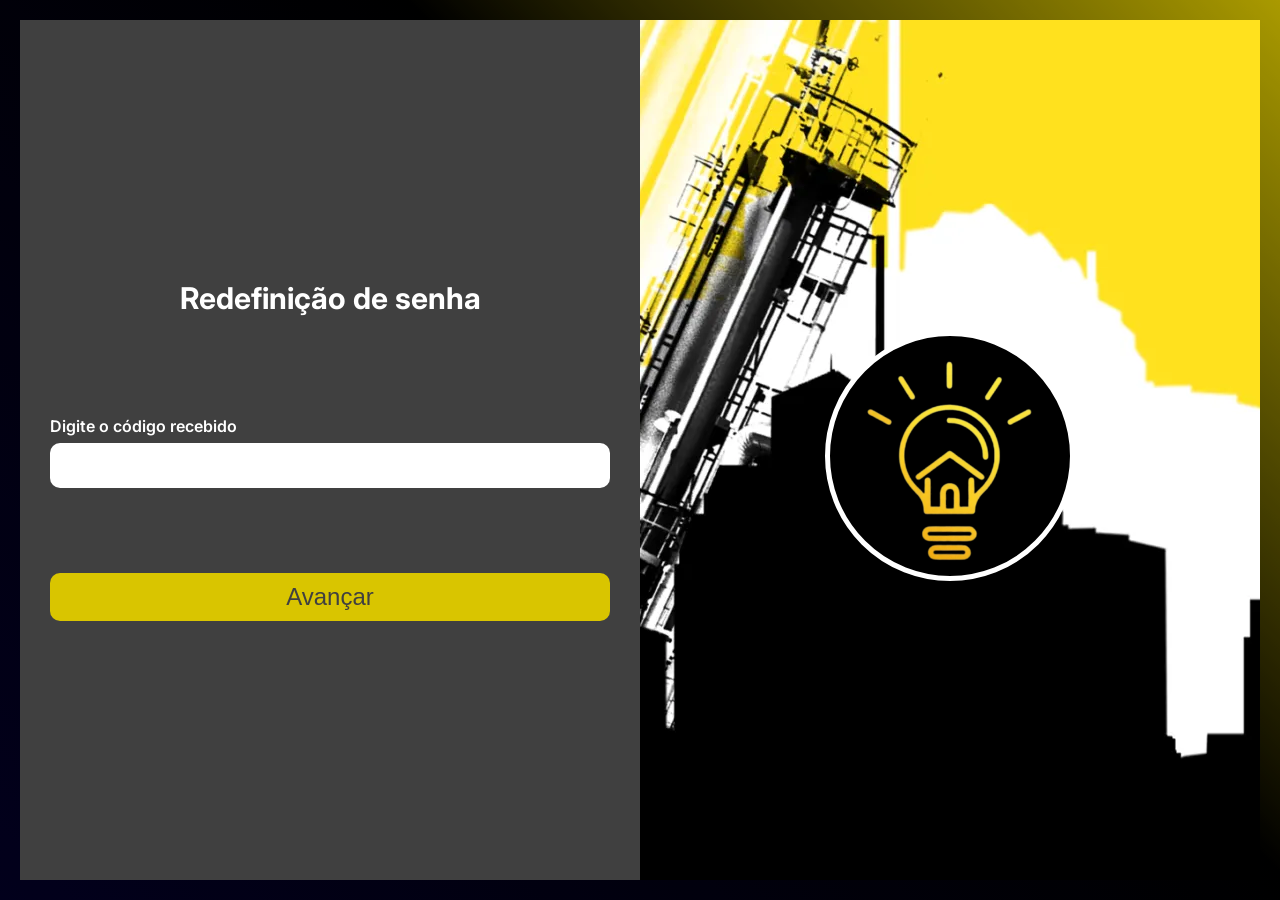
<file: senha2.html>
<!DOCTYPE html>
<html lang="en">

<head>
    <meta charset="utf-8">
    <meta content="width=device-width, initial-scale=1.0" name="viewport">
    <title>Recuperar senha</title>
    <link href="assets/css/style_red.css" rel="stylesheet">
</head>

<body>
    <main class="fundo-pagina">
        <div class="fundo-conteudo">
            <div class="container">
                <div class="cards" id="card2">
                    <h1 id="text_red1">Redefinição de senha</h1>
                    <form action="senha3.html" class="items_red_senha" method="get"><label class="etiquetas"
                            for="codigo">Digite o código recebido</label><input class="inputs" id="codigo" maxlength="6"
                            minlength="6" name="codigo" required="" type="text"><button id="butt_enviar_cod"
                            type="submit">Avançar</button></form>
                </div>
                <div class="cards" id="card1">
                    <nav><img alt="logo" id="logo_site" src="assets/images/logosmartcontrol.png"></nav>
                </div>
            </div>
        </div>
    </main>
</body>

</html>
</file>
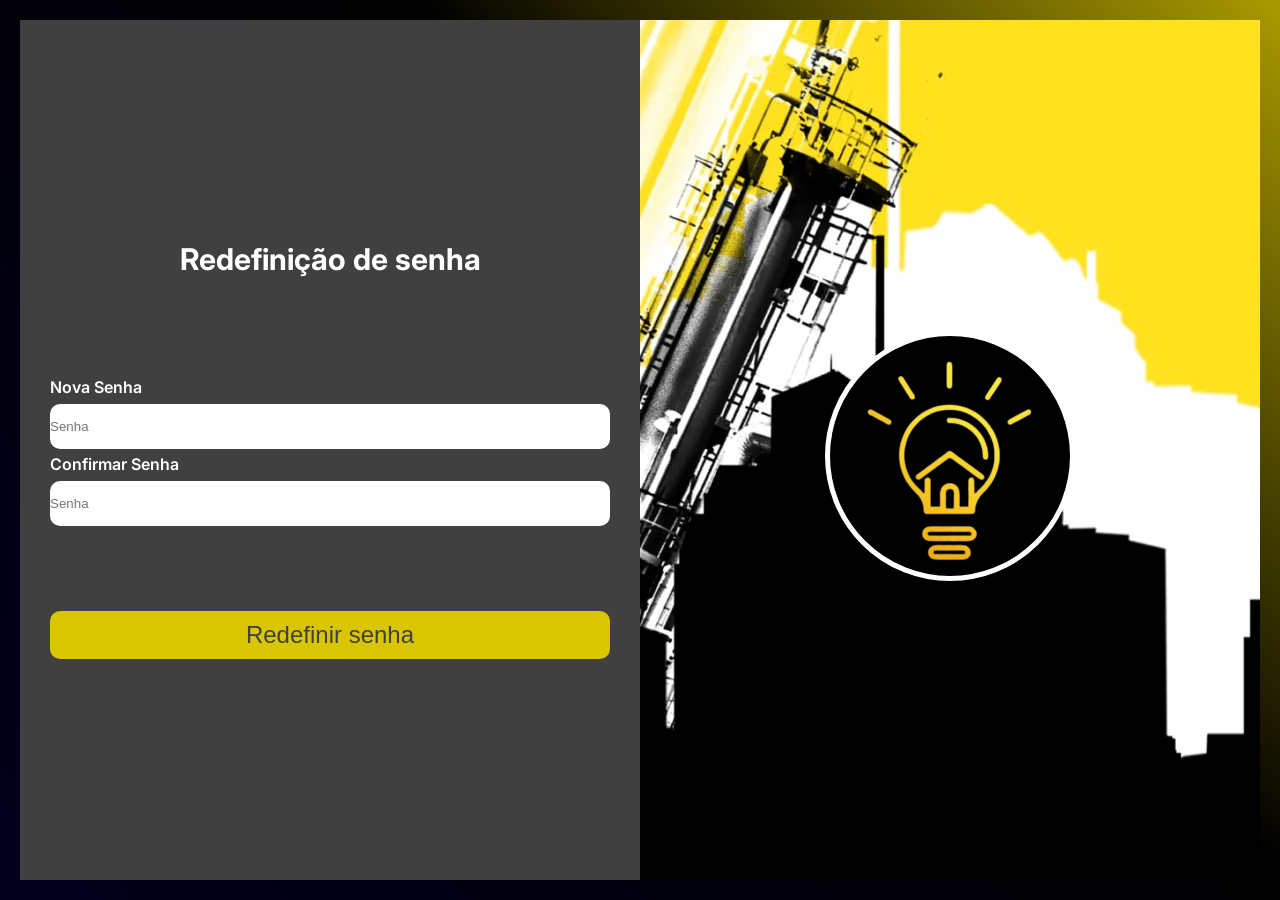
<file: senha3.html>
<!DOCTYPE html>
<html lang="en">

<head>
    <meta charset="utf-8">
    <meta content="width=device-width, initial-scale=1.0" name="viewport">
    <title>Recuperar senha</title>
    <link href="assets/css/style_red.css" rel="stylesheet">
</head>

<body>
    <main class="fundo-pagina">
        <div class="fundo-conteudo">
            <main class="container">
                <div class="cards" id="card2">
                    <h1 id="text_red1">Redefinição de senha</h1>
                    <form action="index.html" class="items_red_senha" method="get"><label class="etiquetas"
                            for="email">Nova Senha</label><input class="inputs" minlength="8" name="email"
                            placeholder="Senha" required="" type="password"><label class="etiquetas"
                            for="email2">Confirmar Senha</label><input class="inputs" minlength="8" name="email2"
                            placeholder="Senha" required="" type="password"><button id="bot_redefinir"
                            type="submit">Redefinir senha</button></form>
                </div>
                <div class="cards" id="card1">
                    <nav><img alt="logo" id="logo_site" src="assets/images/logosmartcontrol.png"></nav>
                </div>
            </main>
        </div>
    </main>
</body>

</html>
</file>
<file: assets/css/style.css>
@import url('https://fonts.googleapis.com/css2?family=Inter:ital,opsz,wght@0,14..32,100..900;1,14..32,100..900&family=Poppins:ital,wght@0,100;0,200;0,300;0,400;0,500;0,600;0,700;0,800;0,900;1,100;1,200;1,300;1,400;1,500;1,600;1,700;1,800;1,900&display=swap');

* {
    margin: 0;
    padding: 0;
    box-sizing: border-box;
}

:root {
    --bg-color: #020024;
    --gradient-60-color: #000000;
    --gradient-100-color: #d9c500;
    --text-color: #ffffff;
    --black-transparent: rgba(0, 0, 0, 0.8);
    --black-transparent-2: rgba(0, 0, 0, 0.2);
}

body {
    background: var(--bg-color);
    background: linear-gradient(45deg, var(--bg-color) 0%, var(--gradient-60-color) 60%, var(--gradient-100-color) 100%);
    background-repeat: no-repeat;
    background-attachment: fixed;
    color: var(--text-color);
    font-family: "Inter", "sans-serif";
    font-optical-sizing: auto;
    font-weight: 600;
    font-style: normal;
}

.container {
    height: 100dvh;
    display: grid;
    background-color: #d9c500;
    
    grid-template-columns: 1fr 1fr;
    background-image: url('../images/background1.png');
}

.card1 {
    display: flex;
    align-items: center;
    flex-direction: column;
    margin-top: 20%;
    margin: 30%;

}

.card2 {
    display: flex;
    justify-content: right;
    align-self: center;
    align-items: center;
    flex-direction: column;
    background-color: #404040;
    height: 100%;
    width: 100%;
    font-size: large;
    max-height: 100%;
}

.cabecalho {
    display: flex;
    flex-direction: row;
}

.button_login:hover{
    transform: scale(1.0);
    opacity: 25%;
}

#logo_site{
    font-size: 100;
    border-radius: 50%;
}

.login_items{
    display: flex;
    flex-direction: column;
    align-self: center;
    margin: auto;
    font-size: 30px;
    margin-top: 10%;
}

.button_cad{
    display: flex;
    flex-direction: row;
    align-self: baseline;
    font-size: medium;
}

.button_login{
    height: 50px;
    width: 600px;
    margin-top: 200px;
    background-color: #d9c500;
    border-radius: 10px;
    font-size: large;
}

#nome_site{
    display: flex;
    flex-direction: column;
    position: absolute;
    top: 30px;
    color:#000000;
}

#logo_site{
    width: 250px;
    height: 250px;
    background-color: #000000;
    margin-top: 15px;
    border: 5px solid #ffffff;
    border-radius: 50%; 
}

.etiquetas_login{
    font-size: medium;
    margin-top: 20px;
}

.inputs_login{
    height: 45px;
    width: 600px;
    margin-top: 2px;
    border-radius: 10px;
}

#text_login{
    
    margin-top: 20%;
}

.cadastro_redirect{
    display: flex;
    flex-direction: row;
    font-size: 15px;
    align-items:center;
    
}

#text_pag_login{
    color: #000000;
}

#esqueci_senha{
    display: flex;
    flex-direction: row;
    align-self: flex-end;
    font-size: 15px;
    color: #d9c500;
    text-decoration: none;
}

#butt_cad_redirect{
    color: #ffe120;
    text-decoration: none;
}

/* Títulos em negrito (aplica-se a h1-h6 e classes comuns de títulos) */
h1, h2, h3, h4, h5, h6,
.title, .titulo, .card-title, .page-title {
    font-weight: 700;
}
</file>
<file: assets/css/base.css>
@import url('https://fonts.googleapis.com/css2?family=Inter:wght@400;500;600;700&family=Poppins:wght@400;500;600;700&display=swap');

* {
    margin: 0;
    padding: 0;
    box-sizing: border-box;
}

:root {
    --bg: #2f2f2f;
    --fundo-pagina: rgba(0, 0, 0, .42);
    --surface: #161616;
    --card: #262626;
    --text: #e6e6e6;
    --muted: #9a9a9a;
    --shadow: rgba(0,0,0,.55);
    --input-border: #444;
    --amarelo: #d9c500;
}

body {
    min-height: 100vh;
    background: var(--bg);
    color: var(--text);
    font-family: Arial, Helvetica, sans-serif;
    transition: background-color .35s ease, color .35s ease;
    font-size: 16px;
    line-height: 1.55;
}

/* Títulos em negrito (aplica-se a h1-h6 e classes comuns de títulos) */
h1, h2, h3, h4, h5, h6,
.title, .titulo, .card-title, .page-title {
    font-weight: 700;
}

body.tema-claro {
    --bg: #fff;
    --surface: #fff;
    --card: #ececec;
    --text: #222;
    --muted: #666;
    --shadow: rgba(0,0,0,.15);
    --input-border: #ccc;
    --fundo-pagina: rgba(0, 0, 0, .35);
}

ul {
    list-style: none;
    margin: 0;
    padding: 0;
}

.navbar {
    width: 100%;
}

.cabecalho {
    position: fixed;
    z-index: 1000;
    top: 0;
    left: 0;
    width: 100%;
    min-height: 80px;
    display: flex;
    align-items: center;
    gap: 28px;
    padding: 18px 28px;
    background: #111;
    color: #fff;
    box-shadow: 0 2px 8px rgba(0,0,0,.2);
}

.smartcontrol-wrapper,
.profile-wrapper {
    position: relative;
}

.profile-wrapper {
    margin-left: auto;
}

.nav-brand,
.nav-link,
.theme-toggle,
.avatar-button {
    border: 0;
    font: inherit;
}

.nav-brand,
.nav-link {
    background: transparent;
    color: #fff;
    cursor: pointer;
}

.nav-brand {
    display: flex;
    align-items: center;
    gap: 8px;
    font-size: 30px;
    font-weight: 400;
}

.nav-brand span {
    font-size: 30px;
    font-weight: 400;
}

.amarelo {
    color: var(--amarelo);
}

.logo-smartcontrol {
    width: 38px;
    height: 38px;
    object-fit: contain;
    border-radius: 50%;
}

.nav-link {
    font-size: 1rem;
}

.avatar-button {
    display: flex;
    align-items: center;
    justify-content: center;
    padding: 0;
    background: transparent;
    cursor: pointer;
    border-radius: 50%;
}

#avatar {
    display: block;
    width: 50px;
    height: 50px;
    border-radius: 50%;
    object-fit: cover;
    object-position: center;
}

.theme-toggle {
    padding: 9px 13px;
    border-radius: 8px;
    border: 0;
    background: #fff;
    color: #222;
    cursor: pointer;
    transition: background-color .35s ease, color .35s ease;
}

.submenu {
    position: absolute;
    top: calc(100% + 10px);
    min-width: 190px;
    padding: 8px 0;
    background: var(--surface);
    color: var(--text);
    border-radius: 10px;
    box-shadow: 0 4px 14px var(--shadow);
    opacity: 0;
    visibility: hidden;
    transform: translateY(-8px);
    transition: opacity .25s ease, transform .25s ease, visibility .25s ease, background-color .35s ease, color .35s ease;
    isolation: isolate;
}

.menu-principal {
    left: 0;
}

.menu-perfil {
    right: 0;
}

.submenu.active {
    opacity: 1;
    visibility: visible;
    transform: translateY(0);
}

.submenu li {
    padding: 0;
    white-space: nowrap;
}

.menu-botao {
    display: block;
    width: 100%;
    padding: 12px 16px;
    color: inherit;
    text-decoration: none;
    background: transparent;
    border: 0;
    text-align: left;
    cursor: pointer;
    border-radius: 7px;
    transition: background-color .2s ease, color .35s ease;
}

.menu-botao:hover {
    background: rgba(128,128,128,.18);
}

.menu-info {
    padding: 10px 16px;
    cursor: default;
}

.tela {
    width: min(1040px, 100%);
    min-height: calc(100vh - 95px);
    margin: 0 auto 20px;
    padding: 32px 36px 40px;
    background: transparent;
    color: var(--text);
    border-radius: 0;
    box-shadow: none;
    transition: color .35s ease;
}

.botao {
    display: inline-flex;
    align-items: center;
    justify-content: center;
    border: 0;
    border-radius: 9px;
    padding: 11px 17px;
    background: #707070;
    color: #fff;
    text-decoration: none;
    cursor: pointer;
    font: inherit;
}

.botao:hover {
    filter: brightness(1.05);
}

.botao-amarelo {
    background: var(--amarelo);
    color: #161616;
}

.botao-vermelho {
    background: #ff4747;
    color: #111;
}

.modal-fundo {
    position: fixed;
    inset: 0;
    z-index: 2000;
    display: none;
    align-items: center;
    justify-content: center;
    padding: 18px;
    background: rgba(0,0,0,.68);
}

.modal-fundo.ativo {
    display: flex;
}

.modal-card,
.modal-perfil-card,
.modal-conta-card {
    position: relative;
    width: min(520px, 100%);
    max-height: 92vh;
    overflow: auto;
    background: var(--surface);
    color: var(--text);
    border-radius: 20px;
    box-shadow: 0 10px 35px rgba(0,0,0,.5);
    transition: background-color .35s ease, color .35s ease, border-color .35s ease, box-shadow .35s ease;
}

.fechar-modal {
    position: absolute;
    top: 9px;
    right: 12px;
    z-index: 3;
    border: 0;
    background: transparent;
    color: inherit;
    font-size: 32px;
    line-height: 1;
    cursor: pointer;
}

    .cards,
    .cards2,
    .dispositivo-item {
    transition: background-color .35s ease, color .35s ease, box-shadow .35s ease;
}

/* Ajustes tipográficos globais para dar outra 'assinatura' visual */
h1 { font-size: 2rem; margin-bottom: .6rem; }
h2 { font-size: 1.6rem; margin-bottom: .5rem; }
h3 { font-size: 1.25rem; margin-bottom: .4rem; }
h4 { font-size: 1.05rem; }
h5, h6 { font-size: .95rem; }

/* Suaviza botões e espaços mais consistentes */
.botao, .menu-botao, .botao-configuracao { padding: 12px 18px; }
.cards, .cards2 { padding: 18px; }

@media (max-width: 800px) {
    .nav-brand span {
        font-size: 21px;
    }

    .cabecalho {
        gap: 10px;
        padding: 10px 12px;
    }

    .theme-toggle {
        font-size: 12px;
        padding: 8px;
    }

    .tela {
        padding: 100px 14px 25px;
    }
}

@media (max-width: 600px) {
    .cabecalho {
        flex-wrap: wrap;
        min-height: 70px;
    }

    .nav-link {
        order: 3;
        width: 100%;
    }

    #avatar {
        width: 42px;
        height: 42px;
    }
}

.fundo-pagina {
    width: min(1040px, 100%);
    min-height: 100vh;
    margin: 0 auto;
    padding: 95px 0 20px;
    background: var(--fundo-pagina);
    color: var(--text);
    transition: background-color .35s ease, color .35s ease;
}

@media (max-width: 800px) {
    .fundo-pagina {
        padding-top: 90px;
    }
}
</file>
<file: assets/css/assistencia.css>
.tela-assistencia {
    max-width: 1100px;
}

.grade-assistencia {
    width: 100%;
    min-height: calc(100vh - 150px);
    display: grid;
    grid-template-columns: repeat(2, minmax(0, 1fr));
    gap: 35px 55px;
    padding: 45px 25px 35px;
    align-content: center;
}

.card-assistencia {
    display: flex;
    flex-direction: column;
    min-height: 250px;
    padding: 0;
    overflow: hidden;
    border: 0;
    border-radius: 12px;
    background: #e4e4e4;
    color: #333;
    text-align: left;
    cursor: pointer;
    text-decoration: none;
    font: inherit;
}

.card-assistencia span {
    padding: 14px 18px;
    background: #d9c500;
    font-size: 24px;
}

.card-assistencia img {
    display: block;
    width: 100%;
    height: 185px;
    object-fit: cover;
}

.card-assistencia:hover {
    filter: brightness(1.05);
}

.modal-assistencia {
    min-height: 420px;
    padding: 70px 28px 38px;
    border-radius: 20px;
}

.modal-assistencia h2 {
    margin: -70px -28px 35px;
    padding: 22px;
    background: #000;
    border-radius: 20px 20px 0 0;
    text-align: center;
    font-size: 28px;
    font-weight: 400;
}

.modal-assistencia h3 {
    margin: 20px 0 7px;
    font-size: 22px;
    font-weight: 400;
}

.modal-assistencia p {
    font-size: 17px;
    line-height: 1.35;
}

@media (max-width: 650px) {
    .grade-assistencia {
        grid-template-columns: 1fr;
        min-height: auto;
        padding: 25px 0;
    }

    .card-assistencia {
        min-height: 210px;
    }

    .card-assistencia img {
        height: 150px;
    }
}
</file>
<file: assets/css/camera.css>
.pagina-camera {
    margin: 0;
    background: #000;
    color: #fff;
    overflow: hidden;
}

.camera-interface {
    position: relative;
    min-height: 100vh;
    width: 100%;
    display: flex;
    align-items: center;
    justify-content: center;
    overflow: hidden;
    background-color: #000;
    background-position: center;
    background-size: cover;
    background-repeat: no-repeat;
}

.camera-interface::before {
    content: '';
    position: absolute;
    inset: 0;
    background: rgba(0,0,0,.28);
    z-index: 0;
    pointer-events: none;
}

.camera-titulo {
    position: absolute;
    top: 28px;
    left: 0;
    right: 0;
    text-align: center;
    font-size: 38px;
    z-index: 5;
}

.camera-fechar {
    position: absolute;
    top: 16px;
    right: 28px;
    z-index: 5;
    width: 66px;
    height: 66px;
    display: grid;
    place-items: center;
    border-radius: 12px;
    background: #c77ca3;
    color: #fff;
    text-decoration: none;
    font-size: 58px;
    line-height: 1;
}

.camera-sobreposicao {
    position: absolute;
    top: 38px;
    left: 35px;
    right: 35px;
    display: flex;
    justify-content: space-between;
    font-size: 28px;
    z-index: 2;
}

.camera-rec {
    color: #fff;
}

.camera-rec::first-letter {
    color: red;
}

.camera-bateria {
    color: #d9c500;
}

.camera-mira {
    position: absolute;
    width: 165px;
    height: 110px;
    left: 50%;
    top: 50%;
    transform: translate(-50%,-50%);
    border: 3px solid rgba(255,255,255,.6);
    z-index: 2;
}

.camera-mira::before,
.camera-mira::after {
    content: '';
    position: absolute;
    background: rgba(255,255,255,.6);
}

.camera-mira::before {
    width: 3px;
    height: 20px;
    left: 50%;
    top: -3px;
}

.camera-mira::after {
    width: 20px;
    height: 3px;
    left: -3px;
    top: 50%;
}

.camera-informacoes {
    position: absolute;
    bottom: 25px;
    left: 35px;
    right: 35px;
    display: flex;
    justify-content: space-between;
    font-size: 17px;
    z-index: 2;
}

.camera-seta {
    position: absolute;
    top: 50%;
    transform: translateY(-50%);
    z-index: 5;
    border: 0;
    background: transparent;
    color: #fff;
    font-size: 90px;
    line-height: 1;
    cursor: pointer;
}

.camera-esquerda {
    left: 3%;
}

.camera-direita {
    right: 3%;
}

.camera-voltar {
    position: absolute;
    bottom: 18px;
    left: 50%;
    transform: translateX(-50%);
    z-index: 5;
    padding: 10px 20px;
    border-radius: 9px;
    background: #fff;
    color: #111;
    text-decoration: none;
}

@media (max-width: 800px) {
    .camera-titulo {
        font-size: 28px;
    }

    .camera-fechar {
        width: 52px;
        height: 52px;
        right: 14px;
        top: 10px;
        font-size: 44px;
    }

    .camera-seta {
        font-size: 65px;
    }

    .camera-sobreposicao {
        font-size: 16px;
        top: 16px;
        left: 15px;
        right: 15px;
    }

    .camera-informacoes {
        font-size: 12px;
        left: 15px;
        right: 15px;
        bottom: 10px;
    }
}

@media (max-width: 560px) {
    .camera-esquerda {
        left: 0;
    }

    .camera-direita {
        right: 0;
    }
}

/* Títulos em negrito (aplica-se a h1-h6 e classes comuns de títulos) */
h1, h2, h3, h4, h5, h6,
.title, .titulo, .card-title, .page-title {
    font-weight: 700;
}
</file>
<file: assets/css/configuracoes.css>
.tela-configuracoes-menu {
    max-width: 1100px;
    min-height: 100vh;
    display: grid;
    grid-template-columns: 360px 1fr;
    padding: 0;
}

.menu-configuracoes {
    background: var(--card);
    padding: 95px 36px 36px;
    display: flex;
    flex-direction: column;
    gap: 28px;
    transition: background-color .35s ease;
}

.botao-configuracao {
    display: flex;
    align-items: center;
    gap: 18px;
    width: 100%;
    min-height: 72px;
    padding: 14px 22px;
    border: 0;
    border-radius: 12px;
    background: #373737;
    color: #fff;
    font: inherit;
    font-size: 23px;
    text-align: left;
    text-decoration: none;
    cursor: pointer;
}

.botao-configuracao.ativo {
    background: #2a2a2a;
}

.botao-configuracao:hover {
    filter: brightness(1.08);
}

.sair-configuracao {
    margin-top: auto;
    background: #c77ca3;
}

.conteudo-configuracao {
    min-width: 0;
    background: var(--bg);
    padding: 0 60px 54px;
    overflow: auto;
    transition: background-color .35s ease;
}

.painel-configuracao {
    display: none;
    padding-top: 0;
}

.painel-configuracao.ativo {
    display: block;
}

.painel-configuracao h1 {
    margin: 0 -60px 64px;
    padding: 0 60px;
    min-height: 72px;
    display: flex;
    align-items: center;
    justify-content: center;
    font-size: 32px;
    font-weight: 500;
    border-bottom: 1px solid rgba(255,255,255,.06);
}

.painel-configuracao p {
    font-size: 18px;
    margin-bottom: 28px;
}

.campo-config {
    padding: 20px 0;
    border-bottom: 3px dashed rgba(255,255,255,.7);
    display: flex;
    flex-direction: column;
    gap: 2px;
}

.campo-config strong {
    font-size: 28px;
    font-weight: 500;
}

.campo-config span {
    font-size: 18px;
}

.aviso-config {
    padding: 20px;
    border-radius: 12px;
    background: var(--card);
    color: var(--text);
}

@media (max-width: 850px) {
    .tela-configuracoes-menu {
        grid-template-columns: 250px 1fr;
    }

    .menu-configuracoes {
        padding: 80px 20px 30px;
        gap: 20px;
    }

    .botao-configuracao {
        font-size: 19px;
        min-height: 65px;
        padding: 12px 16px;
    }

    .conteudo-configuracao {
        padding-left: 35px;
        padding-right: 35px;
    }

    .painel-configuracao h1 {
        margin-left: -35px;
        margin-right: -35px;
        padding-left: 35px;
        padding-right: 35px;
        font-size: 29px;
    }

    .campo-config strong {
        font-size: 24px;
    }
}

@media (max-width: 650px) {
    .tela-configuracoes-menu {
        display: block;
        padding-top: 80px;
    }

    .menu-configuracoes {
        padding: 20px 15px;
        gap: 10px;
    }

    .botao-configuracao {
        min-height: 55px;
        font-size: 17px;
    }

    .sair-configuracao {
        margin-top: 10px;
    }

    .conteudo-configuracao {
        padding: 0 20px 40px;
    }

    .painel-configuracao h1 {
        margin: 0 -20px 45px;
        padding: 0 20px;
        min-height: 65px;
        font-size: 24px;
    }

    .campo-config strong {
        font-size: 21px;
    }
}
</file>
<file: assets/css/dashboard.css>
.container {
    max-width: 1400px;
    margin: 0 auto;
    padding: 110px 20px 30px;
    display: grid;
    grid-template-columns: 1fr 1fr;
    grid-template-areas:
        "search search"
        "sheet1 sheet1"
        "sheet2 sheet3"
        "sheet4 sheet5";
    gap: 20px;
}

.search-container {
    grid-area: search;
    display: flex;
    flex-direction: column;
    gap: 7px;
}

.search-container label {
    font-weight: 600;
}

#card-search {
    width: 100%;
    padding: 13px 16px;
    border: 1px solid var(--input-border);
    border-radius: 10px;
    background: var(--surface);
    color: var(--text);
    outline: none;
    transition: background-color .35s ease, color .35s ease, border-color .35s ease;
}

#card-search:focus {
    border-color: #777;
}

#cardsheet_cabeca {
    grid-area: sheet1;
    max-width: 100%;
    display: grid;
    grid-template-columns: repeat(4, 1fr);
    gap: 30px;
}

#cardsheet_ambientes {
    grid-area: sheet2;
}

#cardsheet_cenas {
    grid-area: sheet3;
}

#cardsheet_favs {
    grid-area: sheet4;
}

#cardsheet_consumo {
    grid-area: sheet5;
}

.cardsheet {
    background: var(--surface);
    border-radius: 12px;
    padding: 20px;
    box-shadow: 0 2px 8px var(--shadow);
    transition: background-color .35s ease, box-shadow .35s ease;
}

.cards {
    background: var(--card);
    border-radius: 10px;
    padding: 15px;
    margin: 10px 0;
    display: flex;
    flex-direction: row;
    align-items: center;
    gap: 10px;
    max-height: fit-content;
}

.cardinfo {
    display: flex;
    flex-direction: column;
    gap: 5px;
}

.images {
    display: block;
    flex: 0 0 50px;
    width: 50px;
    height: 50px;
    padding: 0;
    background-color: #d9c500;
    border-radius: 50%;
    object-fit: contain;
    object-position: center;
    margin: 0;
}

.cards2 {
    background: var(--card);
    border-radius: 10px;
    padding: 15px;
    margin: 10px 0;
    display: flex;
    align-items: center;
    gap: 12px;
}

.cards2 p {
    flex: 1;
}

.playbutton {
    display: flex;
    align-items: center;
    justify-content: center;
    flex: 0 0 auto;
}

.playbutton .images {
    width: 36px;
    height: 36px;
    flex-basis: 36px;
}

.titulo_dispos,
.titulo_cenas,
.titulo_consumo {
    display: flex;
    flex-direction: row;
    justify-content: space-between;
    align-items: center;
    gap: 15px;
}

.graf {
    display: block;
    max-width: 100%;
    height: auto;
    object-fit: contain;
    object-position: center;
}

footer {
    padding: 30px 20px;
    text-align: center;
    transition: color .35s ease;
}

@media (max-width: 1100px) {
    #cardsheet_cabeca {
        grid-template-columns: repeat(2, 1fr);
    }
}

@media (max-width: 900px) {
    .container {
        grid-template-columns: 1fr;
        grid-template-areas:
            "search"
            "sheet1"
            "sheet2"
            "sheet3"
            "sheet4"
            "sheet5";
    }

    #cardsheet_cabeca {
        grid-template-columns: 1fr 1fr;
    }
}

@media (max-width: 600px) {
    .container {
        padding-left: 12px;
        padding-right: 12px;
    }

    #cardsheet_cabeca {
        grid-template-columns: 1fr;
    }
}
</file>
<file: assets/css/dispositivos.css>
.tela-dispositivos {
    max-width: 1010px;
}

.lista-dispositivos {
    width: min(740px, 100%);
    margin: 30px auto;
    display: grid;
    gap: 17px;
}

.dispositivo-item {
    min-height: 78px;
    display: flex;
    align-items: center;
    gap: 22px;
    padding: 12px 24px;
    border-radius: 13px;
    background: var(--card);
    color: var(--text);
}

.dispositivo-item img {
    width: 54px;
    height: 54px;
    object-fit: contain;
    border-radius: 0;
    background: transparent;
    flex: 0 0 54px;
}

.dispositivo-item span {
    font-size: 23px;
    flex: 1;
}

.botao-camera {
    background: #d9c500;
    color: #111;
}

.adicionar-dispositivo {
    min-height: 70px;
    border: 0;
    border-radius: 13px;
    background: #626262;
    color: #fff;
    font: inherit;
    font-size: 22px;
    cursor: pointer;
}

.dispositivo-item:hover {
    filter: brightness(1.05);
}

@media (max-width: 560px) {
    .dispositivo-item {
        padding: 10px 14px;
        gap: 12px;
    }

    .dispositivo-item span {
        font-size: 18px;
    }

    .botao-camera {
        padding: 9px 10px;
        font-size: 13px;
    }
}
</file>
<file: assets/css/loja.css>
.tela-loja {
    max-width: 1000px;
    padding-top: 100px;
}

.carrossel-loja {
    position: relative;
    margin: 28px auto 30px;
    max-width: 880px;
    padding: 8px;
}

.imagem-carrossel {
    display: block;
    width: 100%;
    max-height: 480px;
    object-fit: cover;
    border-radius: 12px;
}

.seta {
    position: absolute;
    top: 50%;
    transform: translateY(-50%);
    z-index: 2;
    width: 48px;
    height: 48px;
    border: 0;
    border-radius: 50%;
    background: rgba(0,0,0,.82);
    color: #fff;
    font-size: 34px;
    line-height: 1;
    cursor: pointer;
}

.seta-esquerda {
    left: 10px;
}

.seta-direita {
    right: 10px;
}

.botao-voltar {
    margin: 0 auto;
    display: inline-flex;
    width: fit-content;
    padding: 10px 14px;
}
</file>
<file: assets/css/perfil.css>
.perfil-tela {
    max-width: 1000px;
    padding-top: 95px;
}

.cartao-perfil {
    max-width: 1000px;
    margin: 0 auto;
    background: var(--card);
    border-radius: 18px;
    overflow: hidden;
    color: #fff;
    transition: background-color .35s ease, color .35s ease;
    padding-bottom: 6px;
}

.banner-perfil-pagina img {
    display: block;
    width: 100%;
    height: 260px;
    object-fit: cover;
}

.corpo-perfil-pagina {
    position: relative;
    padding: 0 40px 40px;
}

.foto-perfil-pagina {
    width: 130px;
    height: 130px;
    margin: -65px auto 10px;
    position: relative;
    z-index: 2;
}

.foto-perfil-pagina img {
    width: 100%;
    height: 100%;
    border-radius: 50%;
    border: 5px solid #fff;
    object-fit: cover;
}

.corpo-perfil-pagina h1 {
    text-align: center;
    font-size: 30px;
    font-weight: 500;
}

.editar-perfil {
    display: block;
    text-align: center;
    color: var(--muted);
    font-size: 20px;
    margin-bottom: 22px;
}

.corpo-perfil-pagina h2 {
    font-size: 20px;
    font-weight: 500;
    margin-bottom: 8px;
}

.corpo-perfil-pagina > p {
    font-size: 18px;
    margin-bottom: 20px;
}

.dados-perfil-grid {
    display: grid;
    grid-template-columns: minmax(0, 1fr) 170px;
    gap: 18px;
    margin-bottom: 22px;
}

.dados-perfil-grid > div:nth-child(3) {
    grid-column: 1 / -1;
}

.dados-perfil-grid label {
    display: block;
    font-size: 19px;
    margin-bottom: 6px;
}

.campo-perfil {
    min-height: 44px;
    padding: 9px 14px;
    border-radius: 14px;
    background: #e1e1e1;
    color: #333;
}

.salvar-perfil {
    display: block;
    margin: 16px 0 0 auto;
}

@media (max-width: 650px) {
    .dados-perfil-grid {
        grid-template-columns: 1fr;
    }

    .dados-perfil-grid > div:nth-child(3) {
        grid-column: auto;
    }

    .corpo-perfil-pagina {
        padding: 0 22px 35px;
    }

    .banner-perfil-pagina img {
        height: 220px;
    }
}
</file>
<file: assets/css/style_red.css>
@import url('https://fonts.googleapis.com/css2?family=Inter:wght@400;500;600;700&family=Poppins:wght@400;500;600;700&display=swap');

* {
    margin: 0;
    padding: 0;
    box-sizing: border-box;
}

:root {
    --bg-color: #020024;
    --gradient-60-color: #000000;
    --gradient-100-color: #d9c500;
    --text-color: #ffffff;
    --black-transparent: rgba(0, 0, 0, 0.8);
}

body {
    min-height: 100vh;
    background: linear-gradient(45deg, var(--bg-color) 0%, var(--gradient-60-color) 60%, var(--gradient-100-color) 100%);
    background-attachment: fixed;
    background-repeat: no-repeat;
    color: var(--text-color);
    font-family: "Inter", sans-serif;
    font-optical-sizing: auto;
    font-weight: 600;
    font-style: normal;
}

.fundo-conteudo {
    min-height: 100vh;
    padding: 20px;
    background: rgba(0, 0, 0, 0.22);
}

.container {
    min-height: calc(100vh - 40px);
    display: grid;
    grid-template-columns: 1fr 1fr;
    background-color: #d9c500;
    background-image: url('../images/background1.png');
}

#card1 {
    display: flex;
    align-items: center;
    justify-content: center;
    flex-direction: column;
}

#card2 {
    display: flex;
    align-items: center;
    justify-content: center;
    flex-direction: column;
    width: 100%;
    min-height: 100%;
    padding: 30px;
    background-color: #404040;
    font-size: large;
}

.items_red_senha {
    display: flex;
    flex-direction: column;
    gap: 5px;
    width: min(600px, 100%);
    margin-top: 100px;
    font-size: 15px;
}

.cards {
    display: flex;
    align-items: center;
}

#logo_site {
    width: 250px;
    height: 250px;
    margin-top: 15px;
    border: 5px solid #ffffff;
    border-radius: 50%;
    background-color: #000000;
}

.etiquetas {
    font-size: medium;
}

.inputs {
    width: 100%;
    height: 45px;
    margin-top: 2px;
    border: 0;
    border-radius: 10px;
}

#text_cab,
#text_red1 {
    font-size: 30px;
}

#butt_validar_email,
#butt_enviar_cod,
#bot_redefinir {
    margin-top: 80px;
    padding: 10px;
    border: 0;
    border-radius: 10px;
    background-color: #d9c500;
    color: #404040;
    font-size: x-large;
    cursor: pointer;
}

@media (max-width: 800px) {
    .container {
        grid-template-columns: 1fr;
    }

    #card1 {
        display: none;
    }

    #card2 {
        min-height: calc(100vh - 40px);
    }

    .items_red_senha {
        margin-top: 70px;
    }
}

/* Títulos em negrito (aplica-se a h1-h6 e classes comuns de títulos) */
h1, h2, h3, h4, h5, h6,
.title, .titulo, .card-title, .page-title {
    font-weight: 700;
}
</file>
